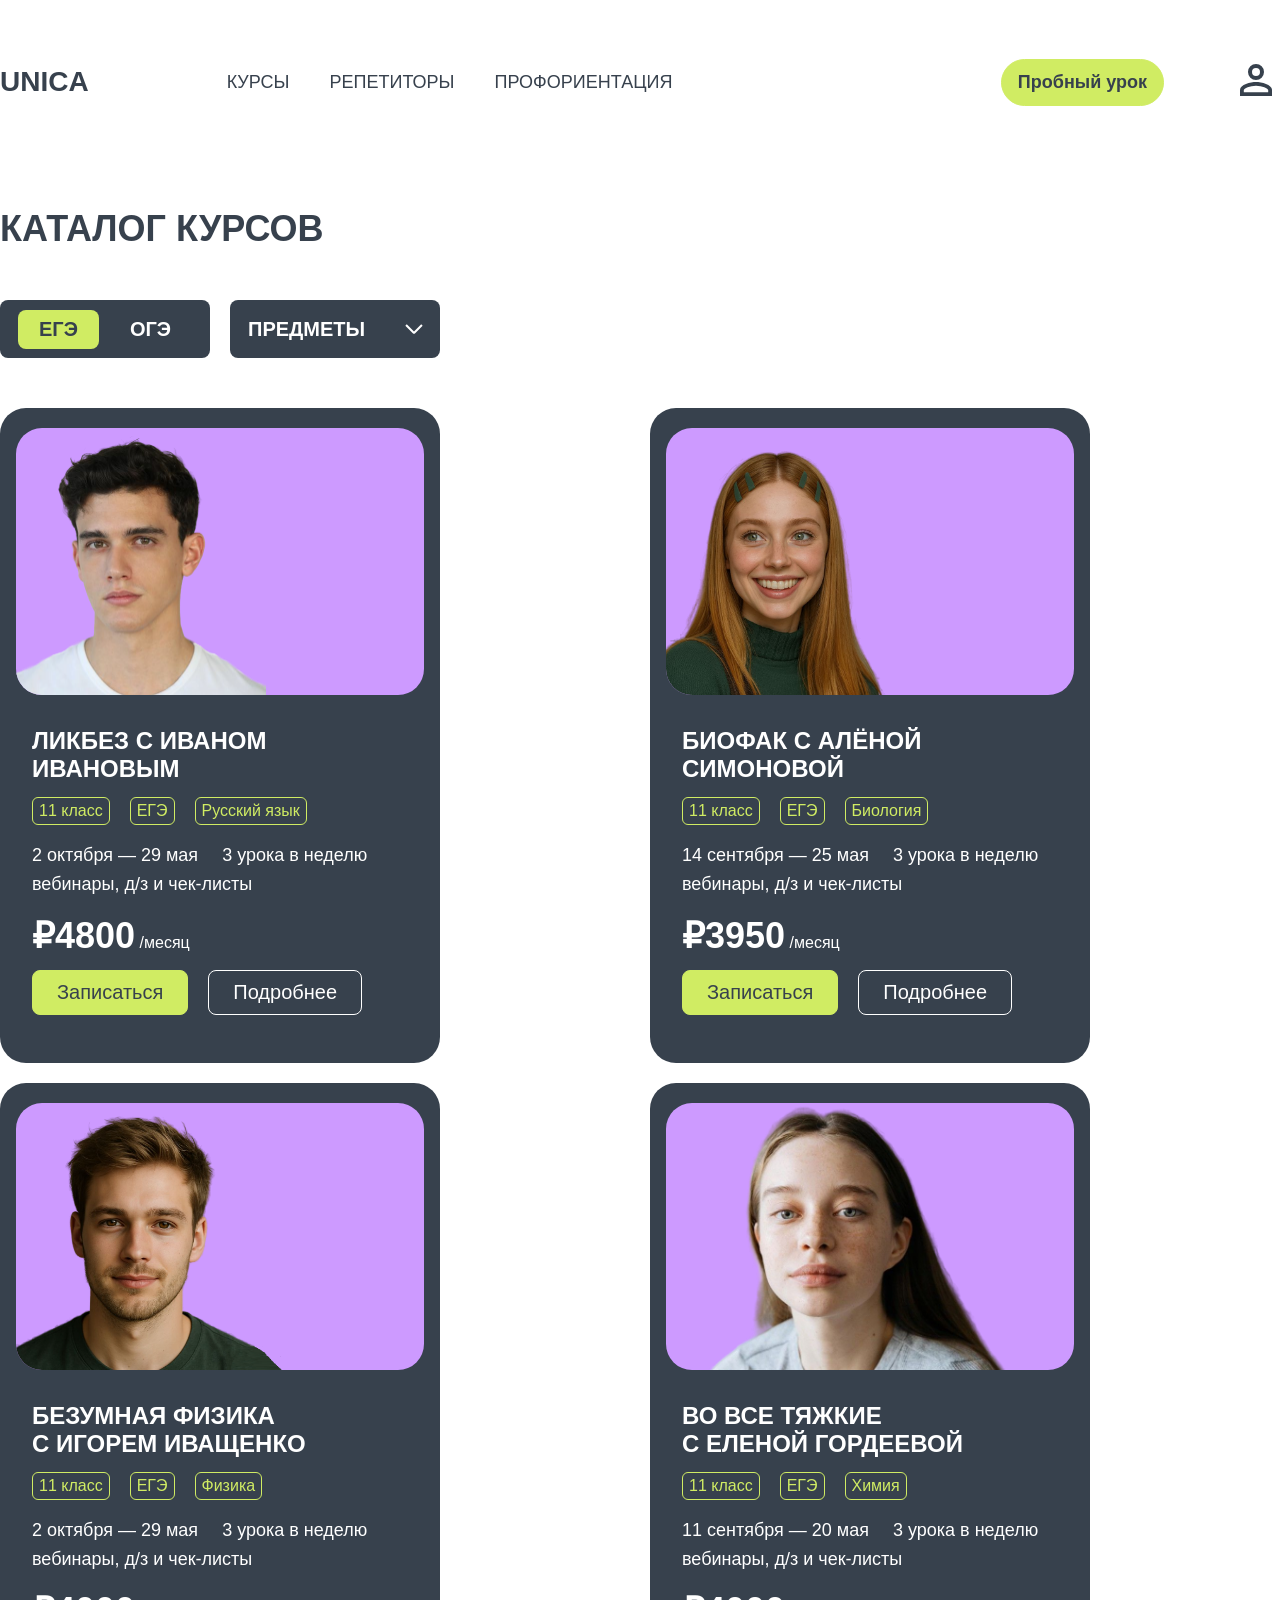
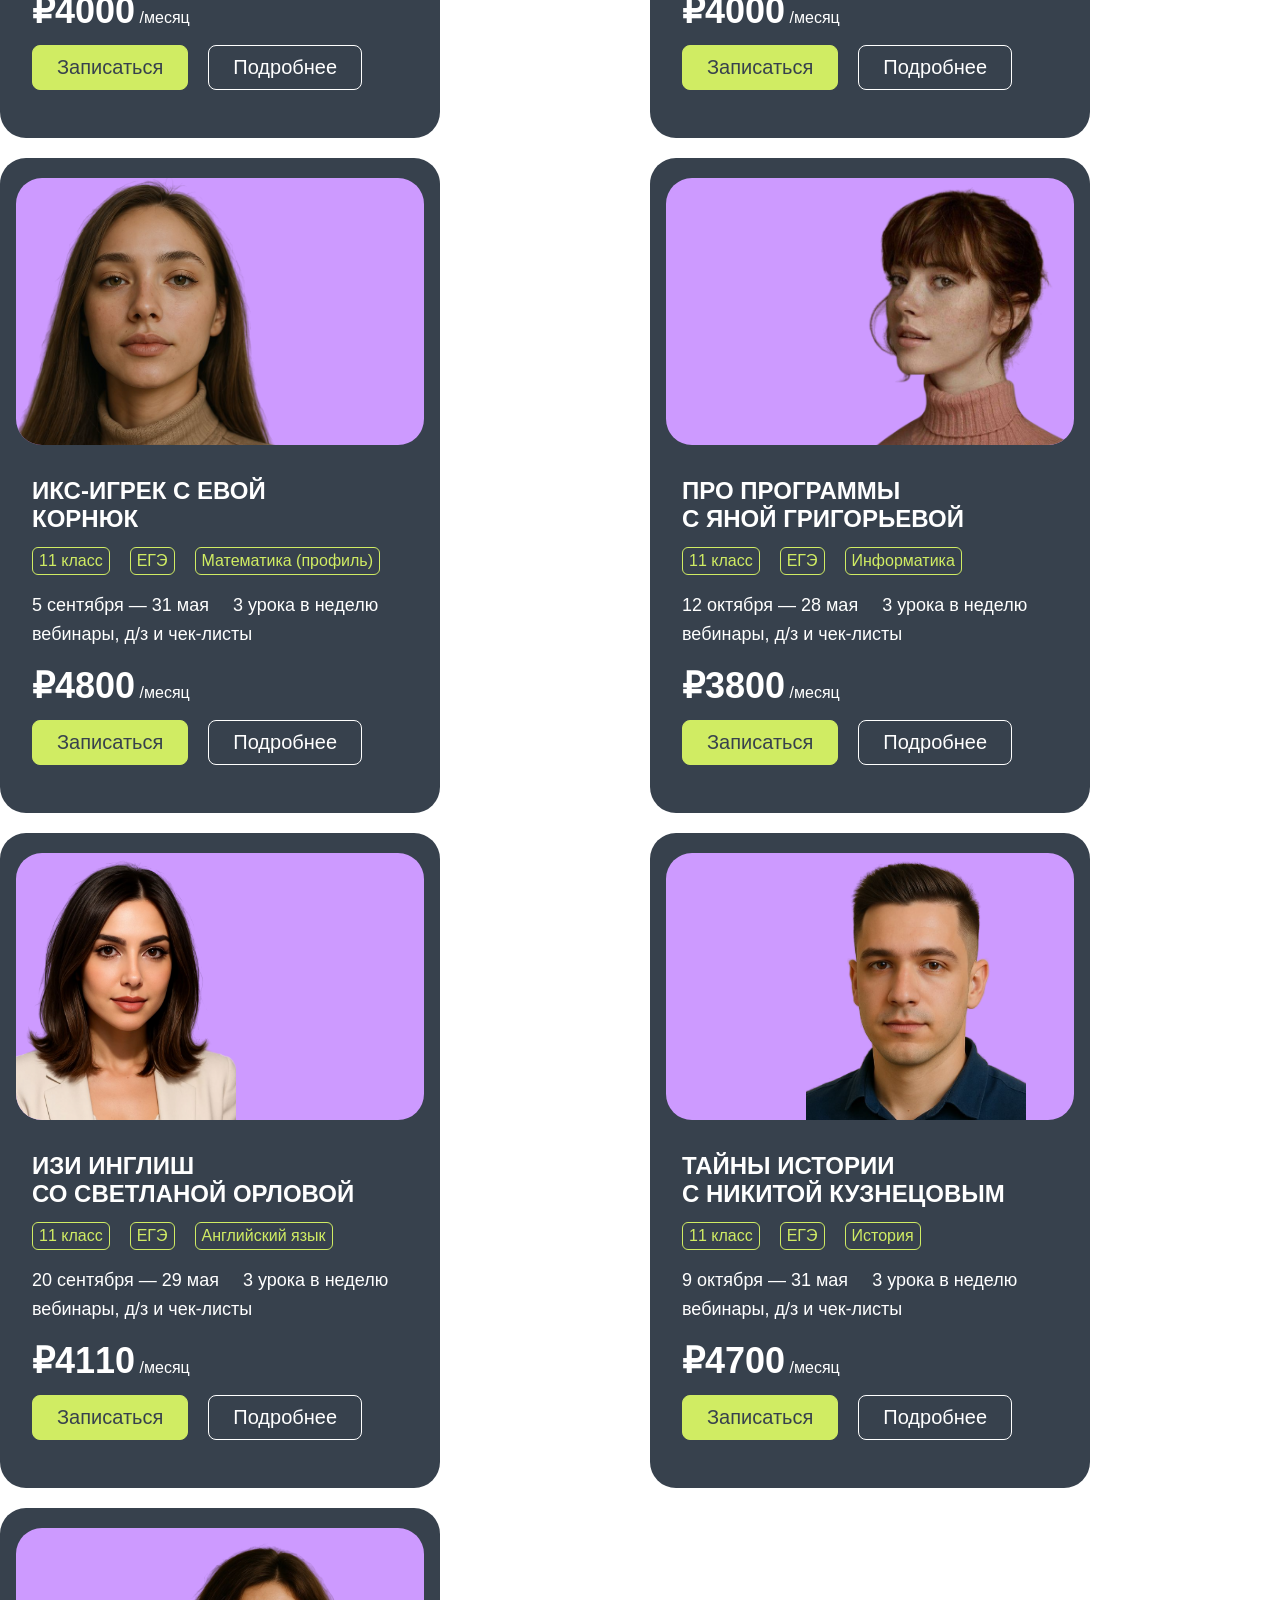
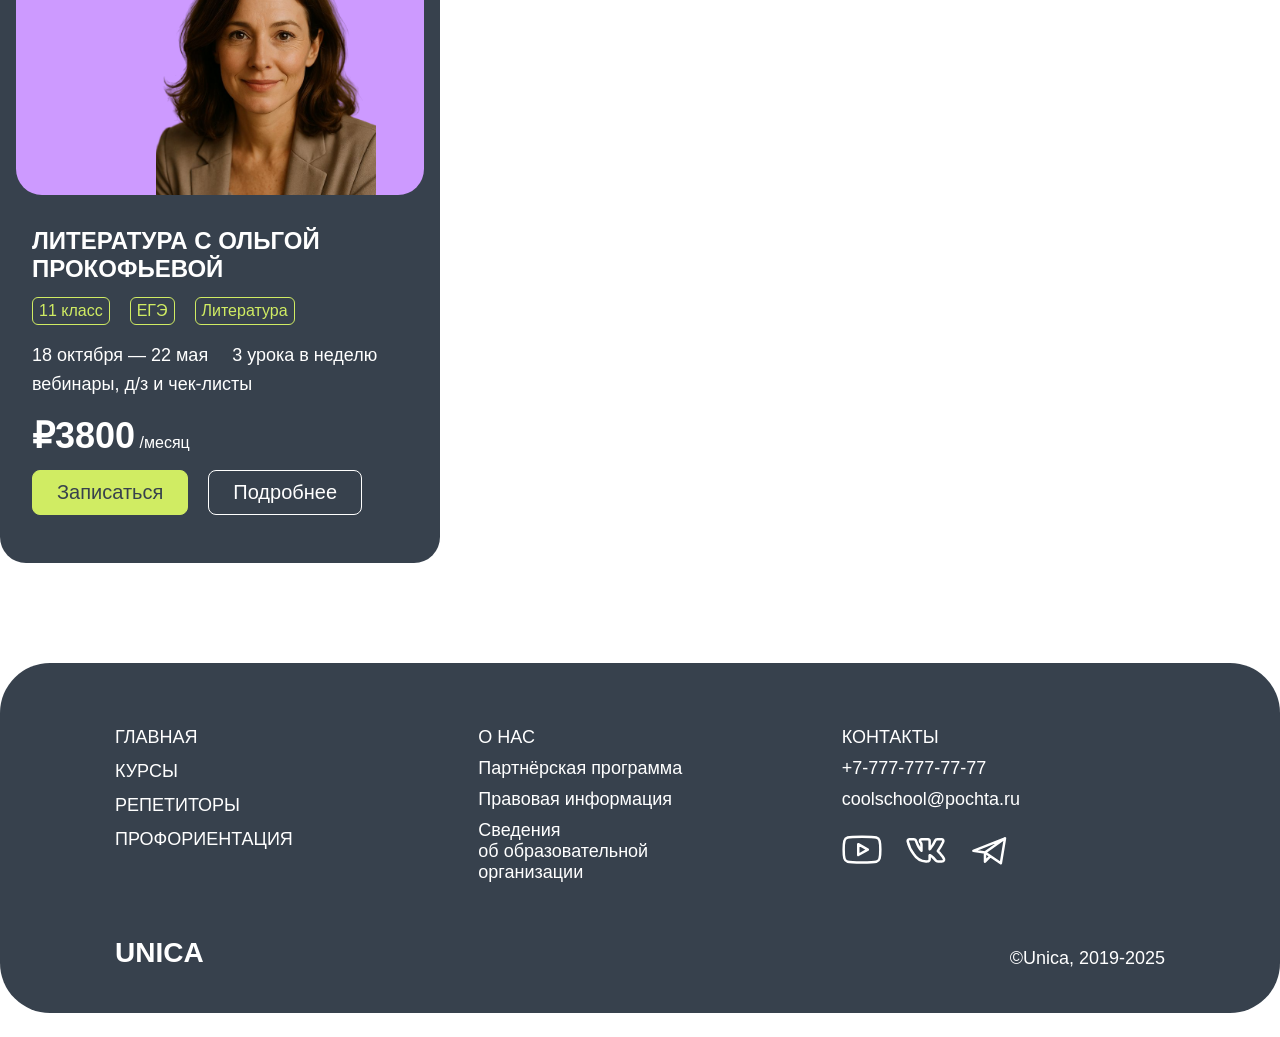
<file: page2.html>
<!DOCTYPE html>
<html lang="ru">
<head>
    <meta charset="UTF-8">
    <meta name="viewport" content="width=device-width, initial-scale=1.0">
    <title>UNICA Курсы</title>
    <link rel="stylesheet" href="styles/page2.css">
</head>
<body>
    <header class="header-courses">
        <nav class="nav-courses">
            <div class="nav-left">
                <a href="index.html" class="logo">UNICA</a>
                <ul class="nav-menu">
                    <li><a href="#">КУРСЫ</a></li>
                    <li><a href="page3.html">РЕПЕТИТОРЫ</a></li>
                    <li><a href="#">ПРОФОРИЕНТАЦИЯ</a></li>
                </ul>
            </div>

            <div class="nav-right">
                <a href="#" class="btn-trial">Пробный урок</a>
                <a href="#" class="lk-icon">
                    <svg xmlns="http://www.w3.org/2000/svg" viewBox="0 0 24 24" width="48" height="48">
                        <path fill="currentColor" d="M12 4a4 4 0 0 1 4 4a4 4 0 0 1-4 4a4 4 0 0 1-4-4a4 4 0 0 1 4-4m0 2a2 2 0 0 0-2 2a2 2 0 0 0 2 2a2 2 0 0 0 2-2a2 2 0 0 0-2-2m0 7c2.67 0 8 1.33 8 4v3H4v-3c0-2.67 5.33-4 8-4m0 1.9c-2.97 0-6.1 1.46-6.1 2.1v1.1h12.2V17c0-.64-3.13-2.1-6.1-2.1"/>
                    </svg>
                </a>
            </div>
        </nav>
    </header>

    <div class="page-container">

        <section class="courses-title-section">
            <h1 class="courses-main-title">КАТАЛОГ КУРСОВ</h1>
        </section>

        <div class="filters-grid">
            <div class="filter-tab">
                <span class="exam-type active" data-exam="ege">ЕГЭ</span>
                <span class="exam-type" data-exam="oge">ОГЭ</span>
            </div>
            <div class="filter-tab dropdown-tab">
                <span>ПРЕДМЕТЫ</span>
                <svg xmlns="http://www.w3.org/2000/svg" width="32" height="65" viewBox="0 0 12 24">
                    <defs>
                        <path id="SVG1pzpbdYY" fill="currentColor" d="m7.588 12.43l-1.061 1.06L.748 7.713a.996.996 0 0 1 0-1.413L6.527.52l1.06 1.06l-5.424 5.425z"/>
                    </defs>
                    <use fill-rule="evenodd" href="#SVG1pzpbdYY" transform="rotate(-180 5.02 9.505)"/>
                </svg>
                <div class="dropdown-menu">
                    <div class="dropdown-item">русский язык</div>
                    <div class="dropdown-item">литература</div>
                    <div class="dropdown-item">английский язык</div>
                    <div class="dropdown-item">математика (профиль)</div>
                    <div class="dropdown-item">математика (база)</div>
                    <div class="dropdown-item">биология</div>
                    <div class="dropdown-item">химия</div>
                    <div class="dropdown-item">информатика</div>
                    <div class="dropdown-item">история</div>
                    <div class="dropdown-item">обществознание</div>
                    <div class="dropdown-item">физика</div>
                </div>
            </div>
        </div>


        <section class="courses-section">

            <div class="course-card">
                <div class="card-content">
                    <div class="course-image">
                        <img id="img_1" src="img/иван_иванов-no-bg-preview_(carve.photos).png" alt="Описание курса">
                    </div>
                    <h2 class="course-title">ЛИКБЕЗ С ИВАНОМ<br>ИВАНОВЫМ</h2>

                    <div class="badges-container">
                        <span class="badge">11 класс</span>
                        <span class="badge">ЕГЭ</span>
                        <span class="badge">Русский язык</span>
                    </div>

                    <div class="course-details">
                        <div class="detail-item">2 октября — 29 мая</div>
                        <div class="detail-item">3 урока в неделю</div>
                    </div>

                    <div class="additional-info">вебинары, д/з и чек-листы</div>

                    <div class="price-container">
                        <span class="price-main">₽4800</span>
                        <span class="price-period">/месяц</span>
                    </div>

                    <div class="action-buttons">
                        <button class="btn-enroll2">Записаться</button>
                        <a href="page4.html" class="btn-details">Подробнее</a>
                    </div>

                </div>
            </div>

            <div class="course-card">
                <div class="card-content">
                    <div class="course-image">
                        <img id="img_2" src="img/алёна_симонова-no-bg-preview_(carve.photos).png" alt="Описание курса">
                    </div>
                    <h2 class="course-title">БИОФАК С АЛЁНОЙ<br>СИМОНОВОЙ</h2>

                    <div class="badges-container">
                        <span class="badge">11 класс</span>
                        <span class="badge">ЕГЭ</span>
                        <span class="badge">Биология</span>
                    </div>

                    <div class="course-details">
                        <div class="detail-item">14 сентября — 25 мая</div>
                        <div class="detail-item">3 урока в неделю</div>
                    </div>

                    <div class="additional-info">вебинары, д/з и чек-листы</div>

                    <div class="price-container">
                        <span class="price-main">₽3950</span>
                        <span class="price-period">/месяц</span>
                    </div>

                    <div class="action-buttons">
                        <button class="btn-enroll2">Записаться</button>
                        <a href="page4.html" class="btn-details">Подробнее</a>
                    </div>

                </div>
            </div>

            <div class="course-card">
                <div class="card-content">
                    <div class="course-image">
                        <img id="img_3" src="img/игорь_иващенко-no-bg-preview_(carve.photos).png" alt="Описание курса">
                    </div>
                    <h2 class="course-title">БЕЗУМНАЯ ФИЗИКА<br>С ИГОРЕМ ИВАЩЕНКО</h2>

                    <div class="badges-container">
                        <span class="badge">11 класс</span>
                        <span class="badge">ЕГЭ</span>
                        <span class="badge">Физика</span>
                    </div>

                    <div class="course-details">
                        <div class="detail-item">2 октября — 29 мая</div>
                        <div class="detail-item">3 урока в неделю</div>
                    </div>

                    <div class="additional-info">вебинары, д/з и чек-листы</div>

                    <div class="price-container">
                        <span class="price-main">₽4000</span>
                        <span class="price-period">/месяц</span>
                    </div>

                    <div class="action-buttons">
                        <button class="btn-enroll2">Записаться</button>
                        <a href="page4.html" class="btn-details">Подробнее</a>
                    </div>

                </div>
            </div>

            <div class="course-card">
                <div class="card-content">
                    <div class="course-image">
                        <img id="img_4" src="img/лена_гордеева-no-bg-preview_(carve.photos).png" alt="Описание курса">
                    </div>
                    <h2 class="course-title">ВО ВСЕ ТЯЖКИЕ<br>С ЕЛЕНОЙ ГОРДЕЕВОЙ</h2>
                    <div class="badges-container">
                        <span class="badge">11 класс</span>
                        <span class="badge">ЕГЭ</span>
                        <span class="badge">Химия</span>
                    </div>

                    <div class="course-details">
                        <div class="detail-item">11 сентября — 20 мая</div>
                        <div class="detail-item">3 урока в неделю</div>
                    </div>

                    <div class="additional-info">вебинары, д/з и чек-листы</div>

                    <div class="price-container">
                        <span class="price-main">₽4000</span>
                        <span class="price-period">/месяц</span>
                    </div>

                    <div class="action-buttons">
                        <button class="btn-enroll2">Записаться</button>
                        <a href="page4.html" class="btn-details">Подробнее</a>
                    </div>

                </div>
            </div>

            <div class="course-card">
                <div class="card-content">
                    <div class="course-image">
                        <img id="img_5" src="img/ева_корнюк-no-bg-preview_(carve.photos).png" alt="Описание курса">
                    </div>

                    <h2 class="course-title">ИКС-ИГРЕК С ЕВОЙ<br>КОРНЮК</h2>
                    <div class="badges-container">
                        <span class="badge">11 класс</span>
                        <span class="badge">ЕГЭ</span>
                        <span class="badge">Математика (профиль)</span>
                    </div>

                    <div class="course-details">
                        <div class="detail-item">5 сентября — 31 мая</div>
                        <div class="detail-item">3 урока в неделю</div>
                    </div>

                    <div class="additional-info">вебинары, д/з и чек-листы</div>

                    <div class="price-container">
                        <span class="price-main">₽4800</span>
                        <span class="price-period">/месяц</span>
                    </div>

                    <div class="action-buttons">
                        <button class="btn-enroll2">Записаться</button>
                        <a href="page4.html" class="btn-details">Подробнее</a>
                    </div>

                </div>
            </div>

            <div class="course-card">
                <div class="card-content">
                    <div class="course-image">
                        <img id="img_6" src="img/яна_григорьева_вырезанная.png" alt="Описание курса">
                    </div>

                    <h2 class="course-title">ПРО ПРОГРАММЫ<br>С ЯНОЙ ГРИГОРЬЕВОЙ</h2>
                    <div class="badges-container">
                        <span class="badge">11 класс</span>
                        <span class="badge">ЕГЭ</span>
                        <span class="badge">Информатика</span>
                    </div>

                    <div class="course-details">
                        <div class="detail-item">12 октября — 28 мая</div>
                        <div class="detail-item">3 урока в неделю</div>
                    </div>

                    <div class="additional-info">вебинары, д/з и чек-листы</div>

                    <div class="price-container">
                        <span class="price-main">₽3800</span>
                        <span class="price-period">/месяц</span>
                    </div>

                    <div class="action-buttons">
                        <button class="btn-enroll2">Записаться</button>
                        <a href="page4.html" class="btn-details">Подробнее</a>
                    </div>

                </div>
            </div>

            <div class="course-card">
                <div class="card-content">
                    <div class="course-image">
                        <img id="img_7" src="img/света_орлова-no-bg-preview_(carve.photos).png" alt="Описание курса">
                    </div>

                    <h2 class="course-title">ИЗИ ИНГЛИШ<br>СО СВЕТЛАНОЙ ОРЛОВОЙ</h2>
                    <div class="badges-container">
                        <span class="badge">11 класс</span>
                        <span class="badge">ЕГЭ</span>
                        <span class="badge">Английский язык</span>
                    </div>

                    <div class="course-details">
                        <div class="detail-item">20 сентября — 29 мая</div>
                        <div class="detail-item">3 урока в неделю</div>
                    </div>

                    <div class="additional-info">вебинары, д/з и чек-листы</div>

                    <div class="price-container">
                        <span class="price-main">₽4110</span>
                        <span class="price-period">/месяц</span>
                    </div>

                    <div class="action-buttons">
                        <button class="btn-enroll2">Записаться</button>
                        <a href="page4.html" class="btn-details">Подробнее</a>
                    </div>

                </div>
            </div>

            <div class="course-card">
                <div class="card-content">
                    <div class="course-image">
                        <img id="img_8" src="img/никита_кузнецов-no-bg-preview_(carve.photos).png" alt="Описание курса">
                    </div>

                    <h2 class="course-title">ТАЙНЫ ИСТОРИИ<br>С НИКИТОЙ КУЗНЕЦОВЫМ</h2>
                    <div class="badges-container">
                        <span class="badge">11 класс</span>
                        <span class="badge">ЕГЭ</span>
                        <span class="badge">История</span>
                    </div>

                    <div class="course-details">
                        <div class="detail-item">9 октября — 31 мая</div>
                        <div class="detail-item">3 урока в неделю</div>
                    </div>

                    <div class="additional-info">вебинары, д/з и чек-листы</div>

                    <div class="price-container">
                        <span class="price-main">₽4700</span>
                        <span class="price-period">/месяц</span>
                    </div>

                    <div class="action-buttons">
                        <button class="btn-enroll2">Записаться</button>
                        <a href="page4.html" class="btn-details">Подробнее</a>
                    </div>

                </div>
            </div>

            <div class="course-card">
                <div class="card-content">
                    <div class="course-image">
                        <img id="img_9" src="img/ольга_прокофьева-no-bg-preview_(carve.photos).png" alt="Описание курса">
                    </div>

                    <h2 class="course-title">ЛИТЕРАТУРА С ОЛЬГОЙ<br>ПРОКОФЬЕВОЙ</h2>
                    <div class="badges-container">
                        <span class="badge">11 класс</span>
                        <span class="badge">ЕГЭ</span>
                        <span class="badge">Литература</span>
                    </div>

                    <div class="course-details">
                        <div class="detail-item">18 октября — 22 мая</div>
                        <div class="detail-item">3 урока в неделю</div>
                    </div>

                    <div class="additional-info">вебинары, д/з и чек-листы</div>
                    <div class="price-container">
                        <span class="price-main">₽3800</span>
                        <span class="price-period">/месяц</span>
                    </div>

                    <div class="action-buttons">
                        <button class="btn-enroll2">Записаться</button>
                        <a href="page4.html" class="btn-details">Подробнее</a>
                    </div>

                </div>
            </div>
        </section>
    </div>


    <div class="modal" id="paymentModal">
        <div class="modal-dialog">
            <div class="payment-modal">
                <div class="modal-body">
                    <h2 class="payment-title">ОПЛАТА ЗАКАЗА</h2>

                    <div class="form-group">
                        <div class="form-field name">
                            <div class="field-label">ФИО</div>
                            <input type="text" class="field-input" placeholder="ФАМИЛИЯ ИМЯ ОТЧЕСТВО">
                        </div>
                    </div>
                    
                    <div class="form-group">
                        <div class="form-field">
                            <div class="field-label">Телефон</div>
                            <input type="tel" class="field-input" placeholder="+7-999-999-99-99">
                        </div>
                    </div>
                    
                    <div class="form-group">
                        <div class="form-field">
                            <div class="field-label">Номер карты</div>
                            <input type="text" class="field-input" placeholder="0000 0000 0000 0000">
                        </div>
                    </div>
                    
                    <div class="form-row-group">
                        <div class="form-group short-group">
                            <div class="form-field short-field">
                                <div class="field-label">Действует до</div>
                                <input type="text" class="field-input" placeholder="ММ/ГГ">
                            </div>
                        </div>
                        
                        <div class="form-group short-group">
                            <div class="form-field short-field">
                                <div class="field-label">Код</div>
                                <input type="text" class="field-input" placeholder="000">
                            </div>
                        </div>
                    </div>
                    
                    <div class="button-group">
                        <button class="btn-pay" onclick="processPayment()">Оплатить</button>
                        <button class="btn-cancel" onclick="closePaymentModal()">Отменить</button>
                    </div>

                </div>
            </div>
        </div>
    </div>

    <div class="modal" id="thankYouModal">
        <div class="modal-dialog">
            <div class="thank-you-modal">
                <div class="modal-body">
                    <div class="thank-you-title">СПАСИБО!</div>
                    <div class="thank-you-text-1">Ваз заказ обработан и оплачен</div>
                    <div class="thank-you-text-2">Проверьте доступ к личному кабинету</div>
                    <div class="thank-you-text-3">
                        Если возникнут проблемы — обратитесь к менеджеру<br>через наши социальные сети
                    </div>
                </div>
            </div>
        </div>
    </div>


    <footer class="main-footer">
        <div class="footer-block block-1">
            <a href="index.html" class="footer-item">ГЛАВНАЯ</a>
            <a href="page2.html" class="footer-item">КУРСЫ</a>
            <a href="page3.html" class="footer-item">РЕПЕТИТОРЫ</a>
            <a href="#" class="footer-item">ПРОФОРИЕНТАЦИЯ</a>
        </div>

        <div class="footer-block block-2">
            <div class="footer-item">О НАС</div>
            <a href="#" class="footer-item">Партнёрская программа</a>
            <a href="#" class="footer-item">Правовая информация</a>
            <a href="#" class="footer-item">Сведения<br>об образовательной<br>организации</a>
        </div>

        <div class="footer-block block-3">
            <div class="footer-item contacts-title">КОНТАКТЫ</div>
            <div class="footer-item phone">+7-777-777-77-77</div>
            <div class="footer-item email">coolschool@pochta.ru</div>
            <div class="social-icons">
                <a href="#" class="social-icon">
                    <svg xmlns="http://www.w3.org/2000/svg" width="40" height="40" viewBox="0 0 24 24">
                        <path fill="none" stroke="currentColor" stroke-linejoin="round" stroke-miterlimit="10" stroke-width="1.5" d="M22.54 6.42a2.77 2.77 0 0 0-1.945-1.957C18.88 4 12 4 12 4s-6.88 0-8.595.463A2.77 2.77 0 0 0 1.46 6.42C1 8.148 1 11.75 1 11.75s0 3.602.46 5.33a2.77 2.77 0 0 0 1.945 1.958C5.121 19.5 12 19.5 12 19.5s6.88 0 8.595-.462a2.77 2.77 0 0 0 1.945-1.958c.46-1.726.46-5.33.46-5.33s0-3.602-.46-5.33ZM9.75 15.021V8.48l5.75 3.271z"/>
                    </svg>
                </a>
                <a href="#" class="social-icon">
                    <svg xmlns="http://www.w3.org/2000/svg" width="40" height="40" viewBox="0 0 24 24">
                        <path fill="currentColor" fill-rule="evenodd" d="M23.405 16.865a11.4 11.4 0 0 0-2.123-2.964a16 16 0 0 0-.905-.94l-.038-.037a19 19 0 0 1-.346-.344a29.7 29.7 0 0 0 3.01-5.238l.033-.074l.023-.078c.109-.363.233-1.053-.207-1.677c-.456-.644-1.185-.76-1.674-.76h-2.247a2.23 2.23 0 0 0-2.19 1.442a17.5 17.5 0 0 1-1.806 3.271V6.833c0-.34-.032-.91-.397-1.39c-.436-.576-1.067-.69-1.505-.69H9.467a1.813 1.813 0 0 0-1.85 1.682l-.003.045v.045c0 .485.192.843.346 1.068c.069.101.142.193.189.251l.01.013c.05.062.083.103.116.149c.088.118.213.302.249.776v1.473a19.8 19.8 0 0 1-1.751-3.792l-.008-.022l-.008-.021c-.122-.319-.317-.783-.708-1.137c-.456-.415-.996-.53-1.487-.53h-2.28c-.497 0-1.096.116-1.543.587C.3 5.804.25 6.36.25 6.654v.134l.028.13a19.4 19.4 0 0 0 3.801 8.02a10.15 10.15 0 0 0 7.893 4.692l.041.003h.042c.726 0 1.483-.063 2.052-.442c.767-.512.828-1.297.828-1.689v-1.138c.197.16.441.374.74.662c.362.362.65.676.897.95l.132.146c.192.214.381.425.553.598c.216.217.483.456.817.633c.363.191.744.278 1.148.278h2.281c.481 0 1.17-.114 1.655-.676c.528-.612.488-1.363.322-1.902l-.03-.097zm-5.72.106a26 26 0 0 0-.957-1.014l-.003-.003c-1.357-1.308-1.99-1.535-2.438-1.535c-.239 0-.502.026-.673.24a.8.8 0 0 0-.147.348a2.5 2.5 0 0 0-.032.444v2.051c0 .255-.042.362-.16.44c-.157.105-.492.19-1.211.19a8.65 8.65 0 0 1-6.752-4.052l-.008-.013l-.01-.012A17.9 17.9 0 0 1 1.75 6.63c.004-.13.032-.209.078-.257c.047-.05.162-.12.454-.12h2.28c.253 0 .385.056.48.141c.106.098.2.263.312.557c.56 1.646 1.316 3.186 2.033 4.318c.358.565.71 1.036 1.028 1.369c.159.166.314.304.463.402c.143.094.306.169.474.169c.088 0 .191-.01.29-.053a.52.52 0 0 0 .25-.232c.103-.188.132-.465.132-.828V8.723c-.053-.818-.3-1.279-.54-1.606a6 6 0 0 0-.15-.193l-.013-.016a3 3 0 0 1-.122-.16a.4.4 0 0 1-.085-.214a.313.313 0 0 1 .324-.282h3.595c.206 0 .275.05.31.097c.05.065.092.2.092.484v4.528c0 .538.248.902.608.902c.414 0 .713-.251 1.235-.773l.009-.01l.008-.009a19 19 0 0 0 2.84-4.722l.004-.012a.73.73 0 0 1 .74-.485h2.3c.312 0 .414.08.448.127c.035.05.06.157 0 .367a28.2 28.2 0 0 1-3.029 5.2l-.008.012c-.115.177-.242.373-.26.597c-.02.242.084.461.267.697c.133.196.408.465.687.738l.026.026c.292.286.609.596.863.896l.007.007l.007.008a9.9 9.9 0 0 1 1.865 2.586c.076.26.03.394-.03.463c-.069.08-.224.155-.518.155h-2.282a.9.9 0 0 1-.447-.105a2 2 0 0 1-.454-.364c-.143-.143-.298-.316-.488-.527z" clip-rule="evenodd"/>
                    </svg>
                </a>
                <a href="#" class="social-icon">
                    <svg xmlns="http://www.w3.org/2000/svg" width="40" height="40" viewBox="0 0 24 24">
                        <path fill="none" stroke="currentColor" stroke-linecap="round" stroke-linejoin="round" stroke-width="1.5" d="M21 5L2 12.5l7 1M21 5l-2.5 15L9 13.5M21 5L9 13.5m0 0V19l3.249-3.277"/>
                    </svg>
                </a>
            </div>
        </div>

        <div class="footer-unica">UNICA</div>
        <p class="footer-copyright">&copy;Unica, 2019-2025</p>
    </footer>

    <script src="js/dropdown.js" defer></script>
    <script src="js/pop-up1.js" defer></script>
    <script src="js/pop-up2.js" defer></script>
    
</body>
</html>
</file>
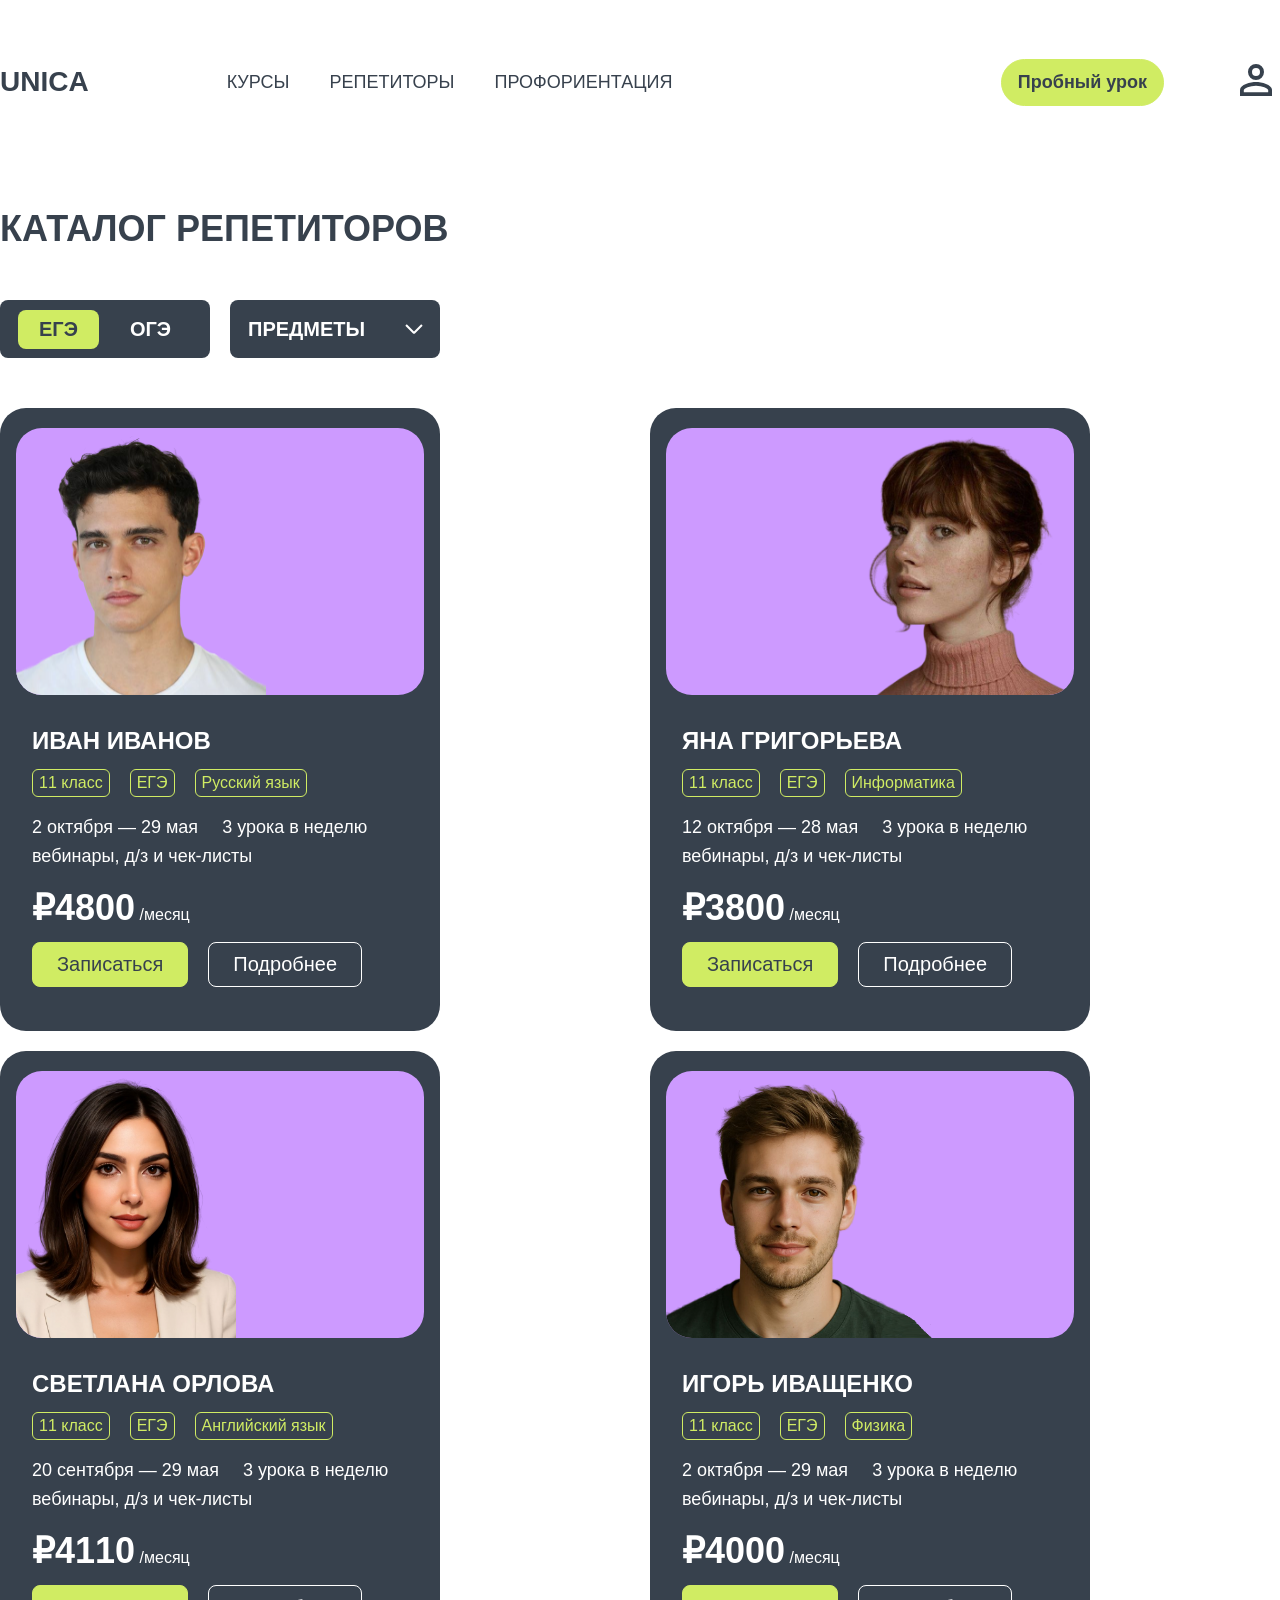
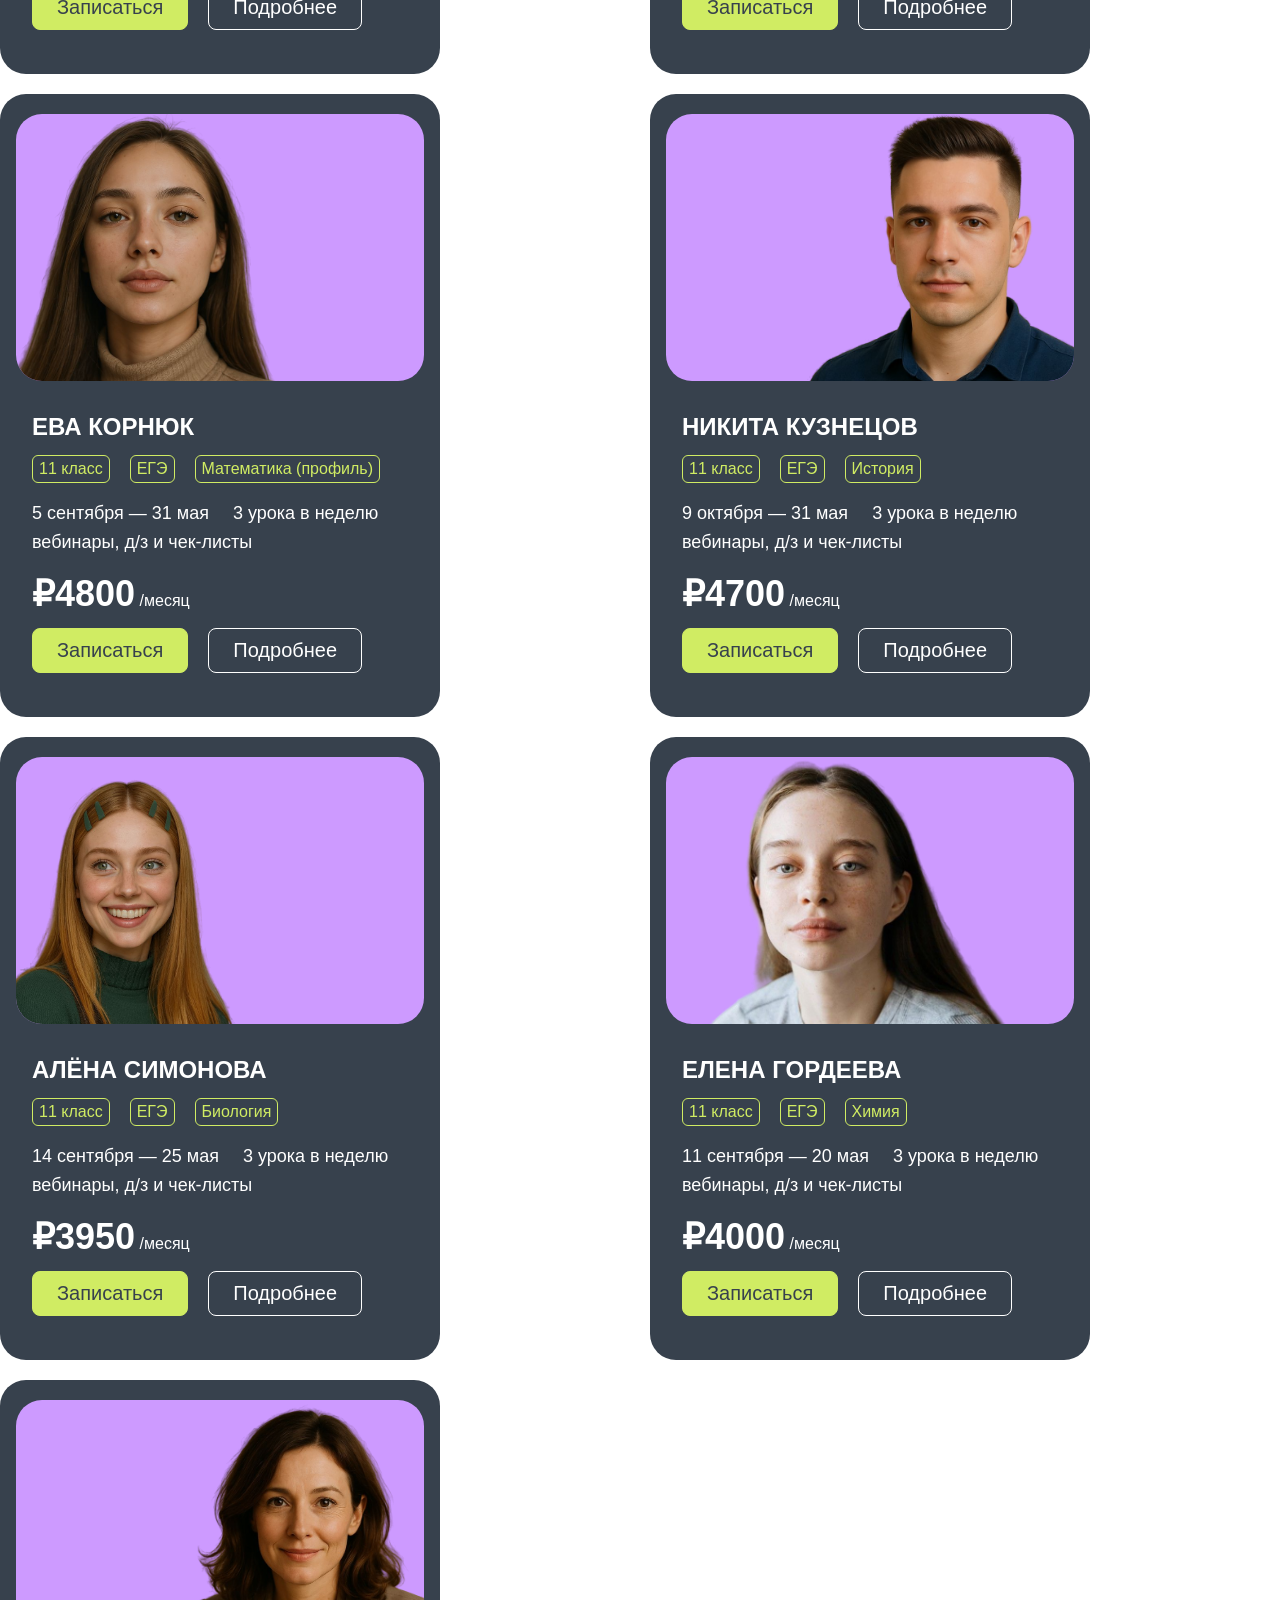
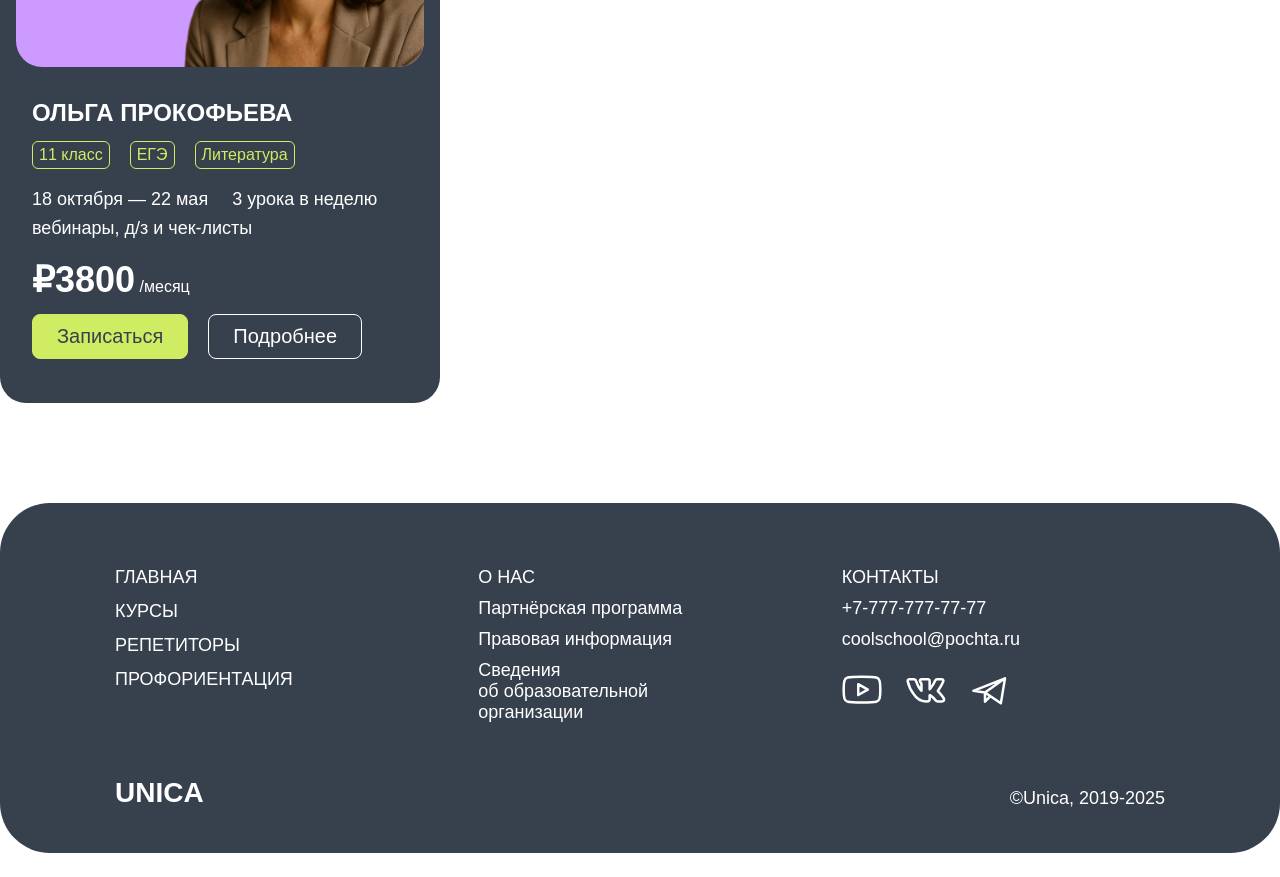
<file: page3.html>
<!DOCTYPE html>
<html lang="ru">
<head>
    <meta charset="UTF-8">
    <meta name="viewport" content="width=device-width, initial-scale=1.0">
    <title>UNICA Репетиторы</title>
    <link rel="stylesheet" href="styles/page3.css">
</head>
<body>
    
    <header class="header-courses">
        <nav class="nav-courses">
            <div class="nav-left">
                <a href="index.html" class="logo">UNICA</a>
                <ul class="nav-menu">
                    <li><a href="page2.html">КУРСЫ</a></li>
                    <li><a href="#">РЕПЕТИТОРЫ</a></li>
                    <li><a href="#">ПРОФОРИЕНТАЦИЯ</a></li>
                </ul>
            </div>

            <div class="nav-right">
                <a href="#" class="btn-trial">Пробный урок</a>
                <a href="#" class="lk-icon">
                    <svg xmlns="http://www.w3.org/2000/svg" viewBox="0 0 24 24" width="48" height="48">
                        <path fill="currentColor" d="M12 4a4 4 0 0 1 4 4a4 4 0 0 1-4 4a4 4 0 0 1-4-4a4 4 0 0 1 4-4m0 2a2 2 0 0 0-2 2a2 2 0 0 0 2 2a2 2 0 0 0 2-2a2 2 0 0 0-2-2m0 7c2.67 0 8 1.33 8 4v3H4v-3c0-2.67 5.33-4 8-4m0 1.9c-2.97 0-6.1 1.46-6.1 2.1v1.1h12.2V17c0-.64-3.13-2.1-6.1-2.1"/>
                    </svg>
                </a>
            </div>
        </nav>
    </header>

    <div class="page-container">
        <section class="courses-title-section">
            <h1 class="courses-main-title">КАТАЛОГ РЕПЕТИТОРОВ</h1>
        </section>

    <div class="filters-grid">
        <div class="filter-tab">
            <span class="exam-type active" data-exam="ege">ЕГЭ</span>
            <span class="exam-type" data-exam="oge">ОГЭ</span>
        </div>
        <div class="filter-tab dropdown-tab">
            <span>ПРЕДМЕТЫ</span>
            <svg xmlns="http://www.w3.org/2000/svg" width="32" height="65" viewBox="0 0 12 24">
                <defs>
                    <path id="SVG1pzpbdYY" fill="currentColor" d="m7.588 12.43l-1.061 1.06L.748 7.713a.996.996 0 0 1 0-1.413L6.527.52l1.06 1.06l-5.424 5.425z"/>
                </defs>
                <use fill-rule="evenodd" href="#SVG1pzpbdYY" transform="rotate(-180 5.02 9.505)"/>
            </svg>
            <div class="dropdown-menu">
                <div class="dropdown-item">русский язык</div>
                <div class="dropdown-item">литература</div>
                <div class="dropdown-item">английский язык</div>
                <div class="dropdown-item">математика (профиль)</div>
                <div class="dropdown-item">математика (база)</div>
                <div class="dropdown-item">биология</div>
                <div class="dropdown-item">химия</div>
                <div class="dropdown-item">информатика</div>
                <div class="dropdown-item">история</div>
                <div class="dropdown-item">обществознание</div>
                <div class="dropdown-item">физика</div>
            </div>
        </div>
    </div>

    <section class="courses-section">
        <div class="course-card">
            <div class="card-content">
                <div class="course-image">
                    <img id="img_1" src="img/иван_иванов-no-bg-preview_(carve.photos).png" alt="Описание курса">
                </div>
                <h2 class="course-title">ИВАН ИВАНОВ</h2>
                <div class="badges-container">
                    <span class="badge">11 класс</span>
                    <span class="badge">ЕГЭ</span>
                    <span class="badge">Русский язык</span>
                </div>
                <div class="course-details">
                    <div class="detail-item">2 октября — 29 мая</div>
                    <div class="detail-item">3 урока в неделю</div>
                </div>
                <div class="additional-info">вебинары, д/з и чек-листы</div>
                <div class="price-container">
                    <span class="price-main">₽4800</span>
                    <span class="price-period">/месяц</span>
                </div>
                <div class="action-buttons">
                    <button class="btn-enroll">Записаться</button>
                    <a href="#" class="btn-details">Подробнее</a>
                </div>
            </div>
        </div>

        <div class="course-card">
            <div class="card-content">
                <div class="course-image">
                    <img id="img_6" src="img/яна_григорьева_вырезанная.png" alt="Описание курса">
                </div>
                <h2 class="course-title">ЯНА ГРИГОРЬЕВА</h2>
                <div class="badges-container">
                    <span class="badge">11 класс</span>
                    <span class="badge">ЕГЭ</span>
                    <span class="badge">Информатика</span>
                </div>
                <div class="course-details">
                    <div class="detail-item">12 октября — 28 мая</div>
                    <div class="detail-item">3 урока в неделю</div>
                </div>
                <div class="additional-info">вебинары, д/з и чек-листы</div>
                <div class="price-container">
                    <span class="price-main">₽3800</span>
                    <span class="price-period">/месяц</span>
                </div>
                <div class="action-buttons">
                    <button class="btn-enroll">Записаться</button>
                    <a href="#" class="btn-details">Подробнее</a>
                </div>
            </div>
        </div>

        <div class="course-card">
            <div class="card-content">
                <div class="course-image">
                    <img id="img_7" src="img/света_орлова-no-bg-preview_(carve.photos).png" alt="Описание курса">
                </div>
                <h2 class="course-title">СВЕТЛАНА ОРЛОВА</h2>
                <div class="badges-container">
                    <span class="badge">11 класс</span>
                    <span class="badge">ЕГЭ</span>
                    <span class="badge">Английский язык</span>
                </div>
                <div class="course-details">
                    <div class="detail-item">20 сентября — 29 мая</div>
                    <div class="detail-item">3 урока в неделю</div>
                </div>
                <div class="additional-info">вебинары, д/з и чек-листы</div>
                <div class="price-container">
                    <span class="price-main">₽4110</span>
                    <span class="price-period">/месяц</span>
                </div>
                <div class="action-buttons">
                    <button class="btn-enroll">Записаться</button>
                    <a href="#" class="btn-details">Подробнее</a>
                </div>
            </div>
        </div>

        <div class="course-card">
            <div class="card-content">
                <div class="course-image">
                    <img id="img_3" src="img/игорь_иващенко-no-bg-preview_(carve.photos).png" alt="Описание курса">
                </div>
                <h2 class="course-title">ИГОРЬ ИВАЩЕНКО</h2>
                <div class="badges-container">
                    <span class="badge">11 класс</span>
                    <span class="badge">ЕГЭ</span>
                    <span class="badge">Физика</span>
                </div>
                <div class="course-details">
                    <div class="detail-item">2 октября — 29 мая</div>
                    <div class="detail-item">3 урока в неделю</div>
                </div>
                <div class="additional-info">вебинары, д/з и чек-листы</div>
                <div class="price-container">
                    <span class="price-main">₽4000</span>
                    <span class="price-period">/месяц</span>
                </div>
                <div class="action-buttons">
                    <button class="btn-enroll">Записаться</button>
                    <a href="#" class="btn-details">Подробнее</a>
                </div>
            </div>
        </div>

        <div class="course-card">
            <div class="card-content">
                <div class="course-image">
                    <img id="img_5" src="img/ева_корнюк-no-bg-preview_(carve.photos).png" alt="Описание курса">
                </div>
                <h2 class="course-title">ЕВА КОРНЮК</h2>
                <div class="badges-container">
                    <span class="badge">11 класс</span>
                    <span class="badge">ЕГЭ</span>
                    <span class="badge">Математика (профиль)</span>
                </div>
                <div class="course-details">
                    <div class="detail-item">5 сентября — 31 мая</div>
                    <div class="detail-item">3 урока в неделю</div>
                </div>
                <div class="additional-info">вебинары, д/з и чек-листы</div>
                <div class="price-container">
                    <span class="price-main">₽4800</span>
                    <span class="price-period">/месяц</span>
                </div>
                <div class="action-buttons">
                    <button class="btn-enroll">Записаться</button>
                    <a href="#" class="btn-details">Подробнее</a>
                </div>
            </div>
        </div>

        <div class="course-card">
            <div class="card-content">
                <div class="course-image">
                    <img id="img_8" src="img/никита_кузнецов-no-bg-preview_(carve.photos).png" alt="Описание курса">
                </div>
                <h2 class="course-title">НИКИТА КУЗНЕЦОВ</h2>
                <div class="badges-container">
                    <span class="badge">11 класс</span>
                    <span class="badge">ЕГЭ</span>
                    <span class="badge">История</span>
                </div>
                <div class="course-details">
                    <div class="detail-item">9 октября — 31 мая</div>
                    <div class="detail-item">3 урока в неделю</div>
                </div>
                <div class="additional-info">вебинары, д/з и чек-листы</div>
                <div class="price-container">
                    <span class="price-main">₽4700</span>
                    <span class="price-period">/месяц</span>
                </div>
                <div class="action-buttons">
                    <button class="btn-enroll">Записаться</button>
                    <a href="#" class="btn-details">Подробнее</a>
                </div>
            </div>
        </div>

        <div class="course-card">
            <div class="card-content">
                <div class="course-image">
                    <img id="img_2" src="img/алёна_симонова-no-bg-preview_(carve.photos).png" alt="Описание курса">
                </div>
                <h2 class="course-title">АЛЁНА СИМОНОВА</h2>
                <div class="badges-container">
                    <span class="badge">11 класс</span>
                    <span class="badge">ЕГЭ</span>
                    <span class="badge">Биология</span>
                </div>
                <div class="course-details">
                    <div class="detail-item">14 сентября — 25 мая</div>
                    <div class="detail-item">3 урока в неделю</div>
                </div>
                <div class="additional-info">вебинары, д/з и чек-листы</div>
                <div class="price-container">
                    <span class="price-main">₽3950</span>
                    <span class="price-period">/месяц</span>
                </div>
                <div class="action-buttons">
                    <button class="btn-enroll">Записаться</button>
                    <a href="#" class="btn-details">Подробнее</a>
                </div>
            </div>
        </div>

        <div class="course-card">
            <div class="card-content">
                <div class="course-image">
                    <img id="img_4" src="img/лена_гордеева-no-bg-preview_(carve.photos).png" alt="Описание курса">
                </div>
                <h2 class="course-title">ЕЛЕНА ГОРДЕЕВА</h2>
                <div class="badges-container">
                    <span class="badge">11 класс</span>
                    <span class="badge">ЕГЭ</span>
                    <span class="badge">Химия</span>
                </div>
                <div class="course-details">
                    <div class="detail-item">11 сентября — 20 мая</div>
                    <div class="detail-item">3 урока в неделю</div>
                </div>
                <div class="additional-info">вебинары, д/з и чек-листы</div>
                <div class="price-container">
                    <span class="price-main">₽4000</span>
                    <span class="price-period">/месяц</span>
                </div>
                <div class="action-buttons">
                    <button class="btn-enroll">Записаться</button>
                    <a href="#" class="btn-details">Подробнее</a>
                </div>
            </div>
        </div>
            
        <div class="course-card">
            <div class="card-content">
                <div class="course-image">
                    <img id="img_9" src="img/ольга_прокофьева-no-bg-preview_(carve.photos).png" alt="Описание курса">
                </div>
                <h2 class="course-title">ОЛЬГА ПРОКОФЬЕВА</h2>
                <div class="badges-container">
                    <span class="badge">11 класс</span>
                    <span class="badge">ЕГЭ</span>
                    <span class="badge">Литература</span>
                </div>
                <div class="course-details">
                    <div class="detail-item">18 октября — 22 мая</div>
                    <div class="detail-item">3 урока в неделю</div>
                </div>
                <div class="additional-info">вебинары, д/з и чек-листы</div>
                    <div class="price-container">
                        <span class="price-main">₽3800</span>
                        <span class="price-period">/месяц</span>
                    </div>
                    <div class="action-buttons">
                        <button class="btn-enroll">Записаться</button>
                        <a href="#" class="btn-details">Подробнее</a>
                    </div>
                </div>
            </div>
        </section>
    </div>

    <div class="modal" id="contactModal">
        <div class="modal-dialog">
            <div class="modal-content custom-modal">
                <div class="modal-body">
                    <div class="contact-title">КОНТАКТНЫЕ ДАННЫЕ</div>
                    
                    <div class="form-group">
                        <input type="text" class="form-control custom-input" placeholder="Имя">
                    </div>

                    <div class="form-group">
                        <input type="text" class="form-control custom-input" placeholder="Телефон">
                    </div>

                    <div class="button-group">
                        <button type="button" class="btn btn-submit" onclick="showThankYou()">Записаться</button>
                        <button type="button" class="btn btn-cancel" onclick="closeModal()">Отменить</button>
                    </div>

                </div>
            </div>
        </div>
    </div>

    <div class="modal" id="thankYouModal">
        <div class="modal-dialog">
            <div class="modal-content thank-you-modal">
                <div class="modal-body">
                    <div class="thank-you-title">
                        СПАСИБО!
                    </div>
                    <div class="thank-you-text-1">
                        Вы успешно записались на пробный урок
                    </div>
                    <div class="thank-you-text-2">
                        Проверьте доступ к личному кабинету
                    </div>
                    <div class="thank-you-text-3">
                        Если возникнут проблемы — обратитесь к менеджеру<br>через наши социальные сети
                    </div>
                </div>
            </div>
        </div>
    </div>


    <footer class="main-footer">
        <div class="footer-block block-1">
            <a href="index.html" class="footer-item">ГЛАВНАЯ</a>
            <a href="page2.html" class="footer-item">КУРСЫ</a>
            <a href="page3.html" class="footer-item">РЕПЕТИТОРЫ</a>
            <a href="#" class="footer-item">ПРОФОРИЕНТАЦИЯ</a>
        </div>

        <div class="footer-block block-2">
            <div class="footer-item">О НАС</div>
            <a href="#" class="footer-item">Партнёрская программа</a>
            <a href="#" class="footer-item">Правовая информация</a>
            <a href="#" class="footer-item">Сведения<br>об образовательной<br>организации</a>
        </div>

        <div class="footer-block block-3">
            <div class="footer-item contacts-title">КОНТАКТЫ</div>
            <div class="footer-item phone">+7-777-777-77-77</div>
            <div class="footer-item email">coolschool@pochta.ru</div>
            <div class="social-icons">
                <a href="#" class="social-icon">
                    <svg xmlns="http://www.w3.org/2000/svg" width="40" height="40" viewBox="0 0 24 24">
                        <path fill="none" stroke="currentColor" stroke-linejoin="round" stroke-miterlimit="10" stroke-width="1.5" d="M22.54 6.42a2.77 2.77 0 0 0-1.945-1.957C18.88 4 12 4 12 4s-6.88 0-8.595.463A2.77 2.77 0 0 0 1.46 6.42C1 8.148 1 11.75 1 11.75s0 3.602.46 5.33a2.77 2.77 0 0 0 1.945 1.958C5.121 19.5 12 19.5 12 19.5s6.88 0 8.595-.462a2.77 2.77 0 0 0 1.945-1.958c.46-1.726.46-5.33.46-5.33s0-3.602-.46-5.33ZM9.75 15.021V8.48l5.75 3.271z"/>
                    </svg>
                </a>
                <a href="#" class="social-icon">
                    <svg xmlns="http://www.w3.org/2000/svg" width="40" height="40" viewBox="0 0 24 24">
                        <path fill="currentColor" fill-rule="evenodd" d="M23.405 16.865a11.4 11.4 0 0 0-2.123-2.964a16 16 0 0 0-.905-.94l-.038-.037a19 19 0 0 1-.346-.344a29.7 29.7 0 0 0 3.01-5.238l.033-.074l.023-.078c.109-.363.233-1.053-.207-1.677c-.456-.644-1.185-.76-1.674-.76h-2.247a2.23 2.23 0 0 0-2.19 1.442a17.5 17.5 0 0 1-1.806 3.271V6.833c0-.34-.032-.91-.397-1.39c-.436-.576-1.067-.69-1.505-.69H9.467a1.813 1.813 0 0 0-1.85 1.682l-.003.045v.045c0 .485.192.843.346 1.068c.069.101.142.193.189.251l.01.013c.05.062.083.103.116.149c.088.118.213.302.249.776v1.473a19.8 19.8 0 0 1-1.751-3.792l-.008-.022l-.008-.021c-.122-.319-.317-.783-.708-1.137c-.456-.415-.996-.53-1.487-.53h-2.28c-.497 0-1.096.116-1.543.587C.3 5.804.25 6.36.25 6.654v.134l.028.13a19.4 19.4 0 0 0 3.801 8.02a10.15 10.15 0 0 0 7.893 4.692l.041.003h.042c.726 0 1.483-.063 2.052-.442c.767-.512.828-1.297.828-1.689v-1.138c.197.16.441.374.74.662c.362.362.65.676.897.95l.132.146c.192.214.381.425.553.598c.216.217.483.456.817.633c.363.191.744.278 1.148.278h2.281c.481 0 1.17-.114 1.655-.676c.528-.612.488-1.363.322-1.902l-.03-.097zm-5.72.106a26 26 0 0 0-.957-1.014l-.003-.003c-1.357-1.308-1.99-1.535-2.438-1.535c-.239 0-.502.026-.673.24a.8.8 0 0 0-.147.348a2.5 2.5 0 0 0-.032.444v2.051c0 .255-.042.362-.16.44c-.157.105-.492.19-1.211.19a8.65 8.65 0 0 1-6.752-4.052l-.008-.013l-.01-.012A17.9 17.9 0 0 1 1.75 6.63c.004-.13.032-.209.078-.257c.047-.05.162-.12.454-.12h2.28c.253 0 .385.056.48.141c.106.098.2.263.312.557c.56 1.646 1.316 3.186 2.033 4.318c.358.565.71 1.036 1.028 1.369c.159.166.314.304.463.402c.143.094.306.169.474.169c.088 0 .191-.01.29-.053a.52.52 0 0 0 .25-.232c.103-.188.132-.465.132-.828V8.723c-.053-.818-.3-1.279-.54-1.606a6 6 0 0 0-.15-.193l-.013-.016a3 3 0 0 1-.122-.16a.4.4 0 0 1-.085-.214a.313.313 0 0 1 .324-.282h3.595c.206 0 .275.05.31.097c.05.065.092.2.092.484v4.528c0 .538.248.902.608.902c.414 0 .713-.251 1.235-.773l.009-.01l.008-.009a19 19 0 0 0 2.84-4.722l.004-.012a.73.73 0 0 1 .74-.485h2.3c.312 0 .414.08.448.127c.035.05.06.157 0 .367a28.2 28.2 0 0 1-3.029 5.2l-.008.012c-.115.177-.242.373-.26.597c-.02.242.084.461.267.697c.133.196.408.465.687.738l.026.026c.292.286.609.596.863.896l.007.007l.007.008a9.9 9.9 0 0 1 1.865 2.586c.076.26.03.394-.03.463c-.069.08-.224.155-.518.155h-2.282a.9.9 0 0 1-.447-.105a2 2 0 0 1-.454-.364c-.143-.143-.298-.316-.488-.527z" clip-rule="evenodd"/>
                    </svg>
                </a>
                <a href="#" class="social-icon">
                    <svg xmlns="http://www.w3.org/2000/svg" width="40" height="40" viewBox="0 0 24 24">
                        <path fill="none" stroke="currentColor" stroke-linecap="round" stroke-linejoin="round" stroke-width="1.5" d="M21 5L2 12.5l7 1M21 5l-2.5 15L9 13.5M21 5L9 13.5m0 0V19l3.249-3.277"/>
                    </svg>
                </a>
            </div>
        </div>

        <div class="footer-unica">UNICA</div>
        <p class="footer-copyright">&copy;Unica, 2019-2025</p>
    </footer>

    <script src="js/dropdown.js" defer></script>
    <script src="js/pop-up1.js" defer></script>

</body>
</html>
</file>
<file: styles/page2.css>
.page-container {
    display: grid;
    grid-template-columns: 1fr;
    width: 100%;
    max-width: 85rem;
    margin: 0 auto;

}

body {
    font-family: "Segoe UI", sans-serif;
    margin: 0;
    overflow-x: hidden;
    background-color: #ffffff;
}

.header-courses {
    margin-top: 3.5rem;
    width: 100%;
}

.nav-courses {
    width: 100%;
    max-width: 85rem;
    margin: 0 auto;
    display: flex;
    flex-wrap: wrap;
    align-items: center;
    justify-content: space-between;
}

.nav-courses .nav-left {
    display: flex;
    align-items: center;
    gap: 8.625rem;
    flex-wrap: wrap;
}

.nav-courses .nav-menu {
    display: flex;
    flex-wrap: wrap;
    gap: 2.5rem;
    list-style: none;
    margin: 0;
    padding: 0;
}

.nav-courses .nav-right {
    display: flex;
    flex-wrap: wrap;
    align-items: center;
    gap: 4.25rem;
}

.nav-courses .logo {
    font-size: 1.75rem;
    font-weight: 900;
    color: #37414D;
    text-decoration: none;
    transition: color 0.3s;
}

.nav-courses .nav-menu a {
    color: #37414D;
    text-decoration: none;
    font-size: 1.125rem;
    transition: color 0.3s;
}

.nav-courses .nav-menu a:hover {
    color: #D0EC63;
}

.nav-courses .btn-trial {
    background: #D0EC63;
    color: #37414D;
    border: 1px solid #D0EC63;
    padding: 0.75rem 1rem;
    border-radius: 1.875rem;
    font-weight: 700;
    text-decoration: none;
    font-size: 1.125rem;
    transition: all 0.3s;
    white-space: nowrap;
}

.nav-courses .btn-trial:hover {
    background: transparent;
    color: #D0EC63;
    border: 1px solid #D0EC63;
}

.nav-courses .lk-icon {
    color: #37414D;
    transition: color 0.3s;
}

.nav-courses .lk-icon:hover {
    color: #D0EC63;
}

.logo:hover {
    color: #D0EC63;
}



.courses-title-section {
    margin-top: 6.25rem;
    text-align: left;
    justify-self: start;
}

.courses-main-title {
    font-size: 2.25rem;
    color: #37414D;
    margin: 0;
    font-weight: 900;
}

.filters-grid {
    display: grid;
    grid-template-columns: repeat(2, 13.125rem);
    gap: 1.25rem;
    margin-top: 3.125rem;
    justify-content: start;

}

.filter-tab {
    width: 13.125rem;
    height: 3.625rem;
    background-color: #37414D;
    border-radius: 0.5rem;
    display: flex;
    align-items: center;
    justify-content: space-between;
    box-sizing: border-box;
    color: white;
    font-size: 1.25rem;
    font-weight: 700;
    cursor: pointer;
    transition: background-color 0.3s ease;
}

.filter-tab:first-child {
    padding: 0 1.125rem;
    justify-content: space-between;
}

.filter-tab.dropdown-tab {
    position: relative;
    padding: 0 1.125rem;
    justify-content: space-between;
}

.filter-tab:hover {
    background-color: #2a323b;
}

.dropdown-tab svg {
    width: 1rem;
    height: 2rem;
    transform: rotate(90deg);
}

.dropdown-tab:hover svg {
    transform: rotate(270deg);
}

.exam-type {
    padding: 0.5rem 1.313rem;
    border-radius: 0.5rem;
    transition: all 0.3s ease;
    cursor: pointer;
    background-color: transparent;
    color: white;
}

.exam-type.active {
    background-color: #D0EC63;
    color: #37414D;
}

.dropdown-menu {
    display: none;
    position: absolute;
    top: 100%;
    left: 0;
    width: 13.125rem;
    background-color: #37414D;
    border-radius: 0.5rem;
    padding: 1rem 0;
    margin-top: 0.5rem;
    box-shadow: 0 0.25rem 0.75rem rgba(0,0,0,0.1);
    z-index: 1000;
}

.dropdown-item {
    color: white;
    font-size: 1.125rem;
    font-weight: 400;
    padding: 0.5rem 1.125rem;
    cursor: pointer;
    transition: background-color 0.3s ease;
}

.dropdown-item:hover {
    background-color: #2a323b;
}



.courses-section {
    display: grid;
    gap: 1.25rem;
    justify-content: center;
    margin-top: 3.125rem;
    grid-template-columns: repeat(auto-fit, minmax(27.5rem, 1fr));
}

.course-card {
    width: 27.5rem;
    height: 40.938rem;
    background-color: #37414D;
    border-radius: 1.625rem;
    overflow: hidden;
}

.card-content {
    z-index: 2;
    display: flex;
    flex-direction: column;
    height: 100%;
}

.course-image {
    width: 25.5rem;
    height: 16.688rem;
    margin: 1.25rem 1rem 0 1rem;
    background-color: #CD9AFF;
    border-radius: 1.625rem;
    overflow: hidden;
}


#img_1 {
    width: 15.625rem;
    height: 130%;
    object-fit: contain;
}

#img_2 {
    width: 13.75rem;
    height: 130%;
    object-fit: cover;
}

#img_3 {
    width: 25rem;
    height: 100%;
    object-fit: cover;
}

#img_4 {
    width: 21.25rem;
    height: 130%;
    object-fit: cover;
}

#img_5 {
    width: 16.875rem;
    height: 140%;
    object-fit: cover;
}

#img_6 {
    width: 13.75rem;
    height: 130%;
    padding-left: 12.5rem;
    object-fit: cover;
}

#img_7 {
    width: 13.75rem;
    height: 130%;
    object-fit: cover;
}

#img_8 {
    width: 13.75rem;
    height: 150%;
    padding-left: 8.75rem;
    object-fit: cover;
}

#img_9 {
    width: 13.75rem;
    height: 160%;
    padding-left: 8.75rem;
    object-fit: cover;
}




.course-title {
    font-size: 1.5rem;
    color: white;
    margin: 2rem 0 0 0;
    text-align: left;
    margin-left: 2rem;
    font-weight: 800;
}

.badges-container {
    display: flex;
    gap: 1.25rem;
    margin: 0.875rem 0 0 0;
    justify-content: flex-start;
    margin-left: 2rem;
}

.badge {
    font-size: 1rem;
    color: #D0EC63;
    border: 1px solid #D0EC63;
    padding: 0.25rem 0.375rem;
    white-space: nowrap;
    border-radius: 0.375rem;
    
}

.course-details {
    margin: 1.25rem 0 0 0;
    display: flex;
    flex-direction: row;
    gap: 1.5rem;
    margin-left: 2rem;
}

.detail-item {
    font-size: 1.125rem;
    color: white;
    text-align: left;
    font-weight: 300;
}

.additional-info {
    font-size: 1.125rem;
    color: white;
    text-align: left;
    margin: 0.5rem 0 0 0;
    margin-left: 2rem;
    font-weight: 300;
}

.price-container {
    margin: 1.25rem 0 0 0;
    text-align: left;
    margin-left: 2rem;
}

.price-main {
    font-size: 2.25rem;
    color: white;
    font-weight: 800;
}

.price-period {
    font-size: 1rem;
    color: white;
    font-weight: 300;
}

.action-buttons {
    display: flex;
    justify-content: flex-start;
    gap: 1.25rem;
    margin: 0.813rem 0 0 0;
    margin-left: 2rem;
}

.btn-enroll2 {
    font-size: 1.25rem;
    font-weight: 500;
    color: #37414D;
    background-color: #D0EC63;
    padding: 0.625rem 1.5rem;
    border: 1px solid #D0EC63;
    border-radius: 0.5rem;
    cursor: pointer;
    white-space: nowrap;
    transition: all 0.3s ease;
}

.btn-enroll2:hover {
    background-color: transparent;
    color: #D0EC63;
    border: 1px solid #D0EC63;
}

.btn-details {
    text-decoration: none;
    font-size: 1.25rem;
    color: white;
    font-weight: 400;
    background-color: transparent;
    border: 1px solid white;
    padding: 0.625rem 1.5rem;
    border-radius: 0.5rem;
    cursor: pointer;
    white-space: nowrap;
    transition: all 0.3s ease;
}

.btn-details:hover {
    background-color: white;
    color: #37414D;
    border: 1px solid white;
}



.main-footer {
    background-color: #37414D;
    width: 100%;
    max-width: 85rem;
    min-height: 21.875rem;
    margin: 6.25rem auto 1.5rem auto;
    border-radius: 3.125rem;
    padding: 0 7.188rem;
    box-sizing: border-box;
    display: flex;
    flex-wrap: wrap;
    gap: 2.5rem;
    justify-content: space-between;
    position: relative;
}


.footer-block {
    position: static;
    flex: 1;
    min-width: 12.5rem;
    display: flex;
    flex-direction: column;
}

.footer-item {
    color: white;
    font-size: 1.125rem;
    font-weight: 400;
    margin-bottom: 0.625rem;
    text-decoration: none;
}


.footer-block a.footer-item {
    transition: color 0.3s ease;
    cursor: pointer;
}

.footer-block a.footer-item:hover {
    color: #D0EC63;
}

.block-1 .footer-item:first-child,
.block-2 .footer-item:first-child,
.block-3 .footer-item:first-child {
    margin-top: 0;
}

.block-1 {
    width: 10.75rem;
    margin-top: 4rem;
}

.block-1 .footer-item {
    margin-bottom: 0.813rem;
}

.block-2 {
    width: 12.75rem;
}

.block-2 .footer-item {
    margin-bottom: 0.625rem;
}

.block-2 .footer-item:first-child {
    margin-top: 4rem;
}

.block-3 {
    width: 12.25rem;
}

.block-3 .footer-item {
    gap: 0.625rem;
}

.block-3 .footer-item:first-child {
    margin-top: 4rem;
}


.social-icons {
    display: flex;
    gap: 1.5rem;
    margin-top: 0.625rem;
}

.social-icon {
    color: white;
    display: flex;
    align-items: center;
    justify-content: center;
    width: 2.5rem;
    height: 2.5rem;
    text-decoration: none;
    transition: color 0.3s ease;
}

.social-icon:hover {
    color: #D0EC63;
}

.footer-unica {
    position: absolute;
    left: 7.188rem;
    bottom: 2.75rem;
    color: white;
    font-size: 1.75rem;
    font-weight: 900;
}

.footer-copyright {
    position: absolute;
    bottom: 2.75rem;
    right: 7.188rem;
    color: white;
    font-size: 1.125rem;
    font-weight: 400;
    margin: 0;
    padding: 0;
}



.modal {
    display: none;
    position: fixed;
    top: 0;
    left: 0;
    width: 100%;
    height: 100%;
    background-color: rgba(0, 0, 0, 0.7);
    z-index: 9999;
    overflow-y: auto;
    padding: 1.25rem;
    box-sizing: border-box;
}

.modal.active {
    display: grid;
    place-items: center;
    grid-template-columns: 1fr;
    grid-template-rows: 1fr;
}

.modal-open {
    overflow: hidden;
}

#paymentModal .modal-dialog {
    max-width: 35.375rem;
    width: 100%;
    grid-column: 1;
    grid-row: 1;
}

#paymentModal .payment-modal {
    background-color: #37414D;
    border-radius: 1.625rem;
    padding: 3.75rem;
    width: 35.375rem;
    height: auto;
    min-height: 30.5rem;
    box-sizing: border-box;
}

#paymentModal .modal-body {
    padding: 0;
    display: grid;
    grid-template-rows: auto auto auto auto auto;
    gap: 1.5rem;
    height: 100%;
    align-content: center;
    justify-items: center;
}

#paymentModal .payment-title {
    font-family: 'Segoe UI', sans-serif;
    font-weight: 600;
    font-size: 2.25rem;
    color: white;
    text-align: start;
    grid-row: 1;
    width: 100%;
    margin: 0 0 2.25rem 0;
}

#paymentModal .form-group {
    grid-row: auto;
    width: 100%;
    max-width: 36.875rem;
}

#paymentModal .form-field {
    width: 100%;
    height: 5.063rem;
    background-color: white;
    border-radius: 0.625rem;
    padding: 0.75rem;
    position: relative;
    box-sizing: border-box;
}


#paymentModal .field-label {
    font-family: 'Segoe UI', sans-serif;
    font-size: 0.938rem;
    font-weight: 400;
    color: #37414D;
    margin-bottom: 0.5rem;
}

#paymentModal .field-input {
    width: 100%;
    height: 100%;
    border: none;
    outline: none;
    background: transparent;
    font-family: 'Segoe UI', sans-serif;
    font-size: 2rem;
    font-weight: 600;
    color: #37414D;
    position: absolute;
    bottom: -0.5rem;
    left: 0.75rem;
    padding: 0;
}

#paymentModal .field-input::placeholder {
    color: rgba(55, 65, 77, 0.5);
}

#paymentModal .field-placeholder {
    font-family: 'Segoe UI', sans-serif;
    font-size: 2rem;
    font-weight: 600;
    position: absolute;
    bottom: 0.5rem;
    left: 0.75rem;
}

#paymentModal .form-row-group {
    grid-row: auto;
    display: grid;
    grid-template-columns: 1fr 1fr;
    gap: 1.5rem;
    width: 100%;
    max-width: 27.813rem;
}

#paymentModal .short-group {
    max-width: 13.125rem;
}

#paymentModal .short-field {
    height: 5.063rem;
}

#paymentModal .button-group {
    display: grid;
    grid-template-columns: 1fr 1fr;
    gap: 1.5rem;
    width: 100%;
    max-width: 27.813rem;
    grid-row: auto;
    margin-top: 32.25rem;
}

#paymentModal .btn-pay {
    background-color: #D0EC63;
    color: #37414D;
    font-family: 'Segoe UI', sans-serif;
    font-weight: 600;
    font-size: 1.5rem;
    padding: 0.75rem 2.5rem;
    border: 1px solid #D0EC63;
    border-radius: 0.625rem;
    cursor: pointer;
    width: 100%;
    height: 3.75rem;
}

#paymentModal .btn-pay:hover {
    background-color: transparent;
    border: 1px solid #D0EC63;
    color: #D0EC63;
}

#paymentModal .btn-cancel {
    background-color: transparent;
    color: white;
    font-family: 'Segoe UI', sans-serif;
    font-weight: 600;
    font-size: 1.5rem;
    padding: 0.75rem 2.5rem;
    border: 1px solid white;
    border-radius: 0.625rem;
    cursor: pointer;
    width: 100%;
    height: 3.75rem;
}

#paymentModal .btn-cancel:hover {
    background-color: white;
    color: #37414D;
}


#thankYouModal .modal-dialog {
    max-width: 45.75rem;
    width: 100%;
    grid-column: 1;
    grid-row: 1;
}

#thankYouModal .thank-you-modal {
    background-color: #37414D;
    border-radius: 1.625rem;
    width: 45.75rem;
    height: 22.688rem;
    box-sizing: border-box;
    padding: 3.75rem;
}


#thankYouModal .modal-body {
    padding: 0;
    display: grid;
    grid-template-rows: auto auto auto auto auto;
    gap: 0.5rem;
    height: 100%;
    align-content: center;
    justify-items: center;
    text-align: center;
}

#thankYouModal .thank-you-title {
    font-family: 'Segoe UI', sans-serif;
    font-weight: 600;
    font-size: 2.25rem;
    color: white;
    grid-row: 1;
    margin-bottom: 0.5rem;
}

#thankYouModal .thank-you-text-1 {
    font-family: 'Segoe UI', sans-serif;
    font-weight: 400;
    font-size: 1.5rem;
    color: white;
    grid-row: 2;
}

#thankYouModal .thank-you-text-2 {
    font-family: 'Segoe UI', sans-serif;
    font-weight: 400;
    font-size: 1.5rem;
    color: white;
    grid-row: 3;
    margin-bottom: 1rem;
}

#thankYouModal .thank-you-text-3 {
    font-family: 'Segoe UI', sans-serif;
    font-weight: 400;
    font-size: 1.25rem;
    color: rgba(255, 255, 255, 0.7);
    grid-row: 4;
    line-height: 1.5;
    margin-bottom: 1.5rem;
}
</file>
<file: styles/page3.css>
.page-container {
    display: grid;
    grid-template-columns: 1fr;
    width: 100%;
    max-width: 85rem;
    margin: 0 auto;

}

body {
    font-family: "Segoe UI", sans-serif;
    margin: 0;
    overflow-x: hidden;
    background-color: #ffffff;
}

.header-courses {
    margin-top: 3.5rem;
    width: 100%;
}

.nav-courses {
    width: 100%;
    max-width: 85rem;
    margin: 0 auto;
    display: flex;
    flex-wrap: wrap;
    align-items: center;
    justify-content: space-between;
}

.nav-courses .nav-left {
    display: flex;
    align-items: center;
    gap: 8.625rem;
    flex-wrap: wrap;
}

.nav-courses .nav-menu {
    display: flex;
    flex-wrap: wrap;
    gap: 2.5rem;
    list-style: none;
    margin: 0;
    padding: 0;
}

.nav-courses .nav-right {
    display: flex;
    flex-wrap: wrap;
    align-items: center;
    gap: 4.25rem;
}

.nav-courses .logo {
    font-size: 1.75rem;
    font-weight: 900;
    color: #37414D;
    text-decoration: none;
    transition: color 0.3s;
}

.nav-courses .nav-menu a {
    color: #37414D;
    text-decoration: none;
    font-size: 1.125rem;
    transition: color 0.3s;
}

.nav-courses .nav-menu a:hover {
    color: #D0EC63;
}

.nav-courses .btn-trial {
    background: #D0EC63;
    color: #37414D;
    border: 1px solid #D0EC63;
    padding: 0.75rem 1rem;
    border-radius: 1.875rem;
    font-weight: 700;
    text-decoration: none;
    font-size: 1.125rem;
    transition: all 0.3s;
    white-space: nowrap;
}

.nav-courses .btn-trial:hover {
    background: transparent;
    color: #D0EC63;
    border: 1px solid #D0EC63;
}

.nav-courses .lk-icon {
    color: #37414D;
    transition: color 0.3s;
}

.nav-courses .lk-icon:hover {
    color: #D0EC63;
}

.logo:hover {
    color: #D0EC63;
}



.courses-title-section {
    margin-top: 6.25rem;
    text-align: left;
    justify-self: start;
}

.courses-main-title {
    font-size: 2.25rem;
    color: #37414D;
    margin: 0;
    font-weight: 900;
}

.filters-grid {
    display: grid;
    grid-template-columns: repeat(2, 13.125rem);
    gap: 1.25rem;
    margin-top: 3.125rem;
    justify-content: start;

}

.filter-tab {
    width: 13.125rem;
    height: 3.625rem;
    background-color: #37414D;
    border-radius: 0.5rem;
    display: flex;
    align-items: center;
    justify-content: space-between;
    box-sizing: border-box;
    color: white;
    font-size: 1.25rem;
    font-weight: 700;
    cursor: pointer;
    transition: background-color 0.3s ease;
}

.filter-tab:first-child {
    padding: 0 1.125rem;
    justify-content: space-between;
}

.filter-tab.dropdown-tab {
    position: relative;
    padding: 0 1.125rem;
    justify-content: space-between;
}

.filter-tab:hover {
    background-color: #2a323b;
}

.dropdown-tab svg {
    width: 1rem;
    height: 2rem;
    transform: rotate(90deg);
}

.dropdown-tab:hover svg {
    transform: rotate(270deg);
}

.exam-type {
    padding: 0.5rem 1.313rem;
    border-radius: 0.5rem;
    transition: all 0.3s ease;
    cursor: pointer;
    background-color: transparent;
    color: white;
}

.exam-type.active {
    background-color: #D0EC63;
    color: #37414D;
}

.dropdown-menu {
    display: none;
    position: absolute;
    top: 100%;
    left: 0;
    width: 13.125rem;
    background-color: #37414D;
    border-radius: 0.5rem;
    padding: 1rem 0;
    margin-top: 0.5rem;
    box-shadow: 0 0.25rem 0.75rem rgba(0,0,0,0.1);
    z-index: 1000;
}

.dropdown-item {
    color: white;
    font-size: 1.125rem;
    font-weight: 400;
    padding: 0.5rem 1.125rem;
    cursor: pointer;
    transition: background-color 0.3s ease;
}

.dropdown-item:hover {
    background-color: #2a323b;
}



.courses-section {
    display: grid;
    gap: 1.25rem;
    justify-content: center;
    margin-top: 3.125rem;
    grid-template-columns: repeat(auto-fit, minmax(27.5rem, 1fr));
}

.course-card {
    width: 27.5rem;
    height: 38.938rem;
    background-color: #37414D;
    border-radius: 1.625rem;
    overflow: hidden;
}

.card-content {
    z-index: 2;
    display: flex;
    flex-direction: column;
    height: 100%;
}

.course-image {
    width: 25.5rem;
    height: 16.688rem;
    margin: 1.25rem 1rem 0 1rem;
    background-color: #CD9AFF;
    border-radius: 1.625rem;
    overflow: hidden;
}


#img_1 {
    width: 15.625rem;
    height: 130%;
    object-fit: contain;
}

#img_2 {
    width: 13.75rem;
    height: 130%;
    object-fit: cover;
}

#img_3 {
    width: 25rem;
    height: 100%;
    object-fit: cover;
}

#img_4 {
    width: 21.25rem;
    height: 130%;
    object-fit: cover;
}

#img_5 {
    width: 16.875rem;
    height: 140%;
    object-fit: cover;
}

#img_6 {
    width: 13.75rem;
    height: 130%;
    padding-left: 12.5rem;
    object-fit: cover;
}

#img_7 {
    width: 13.75rem;
    height: 130%;
    object-fit: cover;
}

#img_8 {
    width: 18.75rem;
    height: 150%;
    padding-left: 8.75rem;
    object-fit: cover;
}

#img_9 {
    width: 18.75rem;
    height: 160%;
    padding-left: 8.75rem;
    object-fit: cover;
}




.course-title {
    font-size: 1.5rem;
    color: white;
    margin: 2rem 0 0 0;
    text-align: left;
    margin-left: 2rem;
    font-weight: 800;
}

.badges-container {
    display: flex;
    gap: 1.25rem;
    margin: 0.875rem 0 0 0;
    justify-content: flex-start;
    margin-left: 2rem;
}

.badge {
    font-size: 1rem;
    color: #D0EC63;
    border: 1px solid #D0EC63;
    padding: 0.25rem 0.375rem;
    white-space: nowrap;
    border-radius: 0.375rem;
    
}

.course-details {
    margin: 1.25rem 0 0 0;
    display: flex;
    flex-direction: row;
    gap: 1.5rem;
    margin-left: 2rem;
}

.detail-item {
    font-size: 1.125rem;
    color: white;
    text-align: left;
    font-weight: 300;
}

.additional-info {
    font-size: 1.125rem;
    color: white;
    text-align: left;
    margin: 0.5rem 0 0 0;
    margin-left: 2rem;
    font-weight: 300;
}

.price-container {
    margin: 1.25rem 0 0 0;
    text-align: left;
    margin-left: 2rem;
}

.price-main {
    font-size: 2.25rem;
    color: white;
    font-weight: 800;
}

.price-period {
    font-size: 1rem;
    color: white;
    font-weight: 300;
}

.action-buttons {
    display: flex;
    justify-content: flex-start;
    gap: 1.25rem;
    margin: 0.813rem 0 0 0;
    margin-left: 2rem;
}

.btn-enroll {
    font-size: 1.25rem;
    font-weight: 500;
    color: #37414D;
    background-color: #D0EC63;
    padding: 0.625rem 1.5rem;
    border: 1px solid #D0EC63;
    border-radius: 0.5rem;
    cursor: pointer;
    white-space: nowrap;
    transition: all 0.3s ease;
}

.btn-enroll:hover {
    background-color: transparent;
    color: #D0EC63;
    border: 1px solid #D0EC63;
}

.btn-details {
    text-decoration: none;
    font-size: 1.25rem;
    color: white;
    font-weight: 400;
    background-color: transparent;
    border: 1px solid white;
    padding: 0.625rem 1.5rem;
    border-radius: 0.5rem;
    cursor: pointer;
    white-space: nowrap;
    transition: all 0.3s ease;
}

.btn-details:hover {
    background-color: white;
    color: #37414D;
    border: 1px solid white;
}



.main-footer {
    background-color: #37414D;
    width: 100%;
    max-width: 85rem;
    min-height: 21.875rem;
    margin: 6.25rem auto 1.5rem auto;
    border-radius: 3.125rem;
    padding: 0 7.188rem;
    box-sizing: border-box;
    display: flex;
    flex-wrap: wrap;
    gap: 2.5rem;
    justify-content: space-between;
    position: relative;
}


.footer-block {
    position: static;
    flex: 1;
    min-width: 12.5rem;
    display: flex;
    flex-direction: column;
}

.footer-item {
    color: white;
    font-size: 1.125rem;
    font-weight: 400;
    margin-bottom: 0.625rem;
    text-decoration: none;
}


.footer-block a.footer-item {
    transition: color 0.3s ease;
    cursor: pointer;
}

.footer-block a.footer-item:hover {
    color: #D0EC63;
}

.block-1 .footer-item:first-child,
.block-2 .footer-item:first-child,
.block-3 .footer-item:first-child {
    margin-top: 0;
}

.block-1 {
    width: 10.75rem;
    margin-top: 4rem;
}

.block-1 .footer-item {
    margin-bottom: 0.813rem;
}

.block-2 {
    width: 12.75rem;
}

.block-2 .footer-item {
    margin-bottom: 0.625rem;
}

.block-2 .footer-item:first-child {
    margin-top: 4rem;
}

.block-3 {
    width: 12.25rem;
}

.block-3 .footer-item {
    gap: 0.625rem;
}

.block-3 .footer-item:first-child {
    margin-top: 4rem;
}


.social-icons {
    display: flex;
    gap: 1.5rem;
    margin-top: 0.625rem;
}

.social-icon {
    color: white;
    display: flex;
    align-items: center;
    justify-content: center;
    width: 2.5rem;
    height: 2.5rem;
    text-decoration: none;
    transition: color 0.3s ease;
}

.social-icon:hover {
    color: #D0EC63;
}

.footer-unica {
    position: absolute;
    left: 7.188rem;
    bottom: 2.75rem;
    color: white;
    font-size: 1.75rem;
    font-weight: 900;
}

.footer-copyright {
    position: absolute;
    bottom: 2.75rem;
    right: 7.188rem;
    color: white;
    font-size: 1.125rem;
    font-weight: 400;
    margin: 0;
    padding: 0;
}

.modal {
    display: none;
    position: fixed;
    top: 0;
    left: 0;
    width: 100%;
    height: 100%;
    background-color: rgba(0, 0, 0, 0.7);
    z-index: 9999;
    overflow-y: auto;
    padding: 1.25rem;
    box-sizing: border-box;
}

.modal.active {
    display: grid;
    place-items: center;
    grid-template-columns: 1fr;
    grid-template-rows: 1fr;
}

#contactModal .modal-dialog {
    max-width: 35.375rem;
    width: 100%;
    grid-column: 1;
    grid-row: 1;
}

#contactModal .custom-modal {
    background-color: #37414D;
    border-radius: 1.625rem;
    padding: 3.75rem;
    width: 35.375rem;
    height: 30.5rem;
    box-sizing: border-box;
}


#contactModal .modal-body {
    padding: 0;
    display: grid;
    grid-template-rows: auto auto auto auto;
    gap: 1.5rem;
    height: 100%;
    align-content: center;
    justify-items: center;
}

#contactModal .contact-title {
    font-family: 'Segoe UI', sans-serif;
    font-weight: 600;
    font-size: 2.25rem;
    color: white;
    margin-bottom: 1.5rem;
    text-align: center;
    grid-row: 1;
}

#contactModal .form-group {
    grid-row: auto;
    width: 100%;
    max-width: 26.563rem;
}

#contactModal .custom-input {
    height: 3.5rem;
    width: 100%;
    border-radius: 0.625rem;
    border: none;
    font-family: 'Segoe UI', sans-serif;
    font-weight: 600;
    font-size: 1.5rem;
    padding: 0 0 0 1.25rem;
    box-sizing: border-box;
}

#contactModal .custom-input::placeholder {
    color: rgba(55, 65, 77, 0.5);
}


#contactModal .button-group {
    display: grid;
    grid-template-columns: 1fr 1fr;
    gap: 1.5rem;
    margin-top: 1.5rem;
    width: 100%;
    max-width: 26.563rem;
    grid-row: 4;
}

#contactModal .btn-submit {
    background-color: #D0EC63;
    color: #37414D;
    font-family: 'Segoe UI', sans-serif;
    font-weight: 600;
    font-size: 1.5rem;
    padding: 0.75rem 2.5rem;
    border: 1px solid #D0EC63;
    border-radius: 0.625rem;
    cursor: pointer;
    width: 100%;
}

#contactModal .btn-submit:hover {
    background-color: transparent;
    border: 1px solid #D0EC63;
    color: #D0EC63;
}

#contactModal .btn-cancel {
    background-color: transparent;
    color: white;
    font-family: 'Segoe UI', sans-serif;
    font-weight: 600;
    font-size: 1.5rem;
    padding: 0.75rem 2.5rem;
    border: 1px solid white;
    border-radius: 0.625rem;
    cursor: pointer;
    width: 100%;
}

#contactModal .btn-cancel:hover {
    background-color: white;
    color: #37414D;
}


#thankYouModal .modal-dialog {
    max-width: 45.75rem;
    width: 100%;
    grid-column: 1;
    grid-row: 1;
}

#thankYouModal .thank-you-modal {
    background-color: #37414D;
    border-radius: 1.625rem;
    width: 45.75rem;
    height: 22.688rem;
    box-sizing: border-box;
    padding: 3.75rem;
}

#thankYouModal .modal-body {
    padding: 0;
    display: grid;
    grid-template-rows: auto auto auto auto auto;
    gap: 0.5rem;
    height: 100%;
    align-content: center;
    justify-items: center;
    text-align: center;
}

#thankYouModal .thank-you-title {
    font-family: 'Segoe UI', sans-serif;
    font-weight: 600;
    font-size: 2.25rem;
    color: white;
    grid-row: 1;
}

#thankYouModal .thank-you-text-1 {
    font-family: 'Segoe UI', sans-serif;
    font-weight: 400;
    font-size: 1.5rem;
    color: white;
    grid-row: 2;
}

#thankYouModal .thank-you-text-2 {
    font-family: 'Segoe UI', sans-serif;
    font-weight: 400;
    font-size: 1.5rem;
    color: white;
    grid-row: 3;
    margin-bottom: 1rem;
}

#thankYouModal .thank-you-text-3 {
    font-family: 'Segoe UI', sans-serif;
    font-weight: 400;
    font-size: 1.25rem;
    color: rgba(255, 255, 255, 0.7);
    grid-row: 4;
    line-height: 1.5;
    margin-bottom: 1.5rem;
}
</file>
